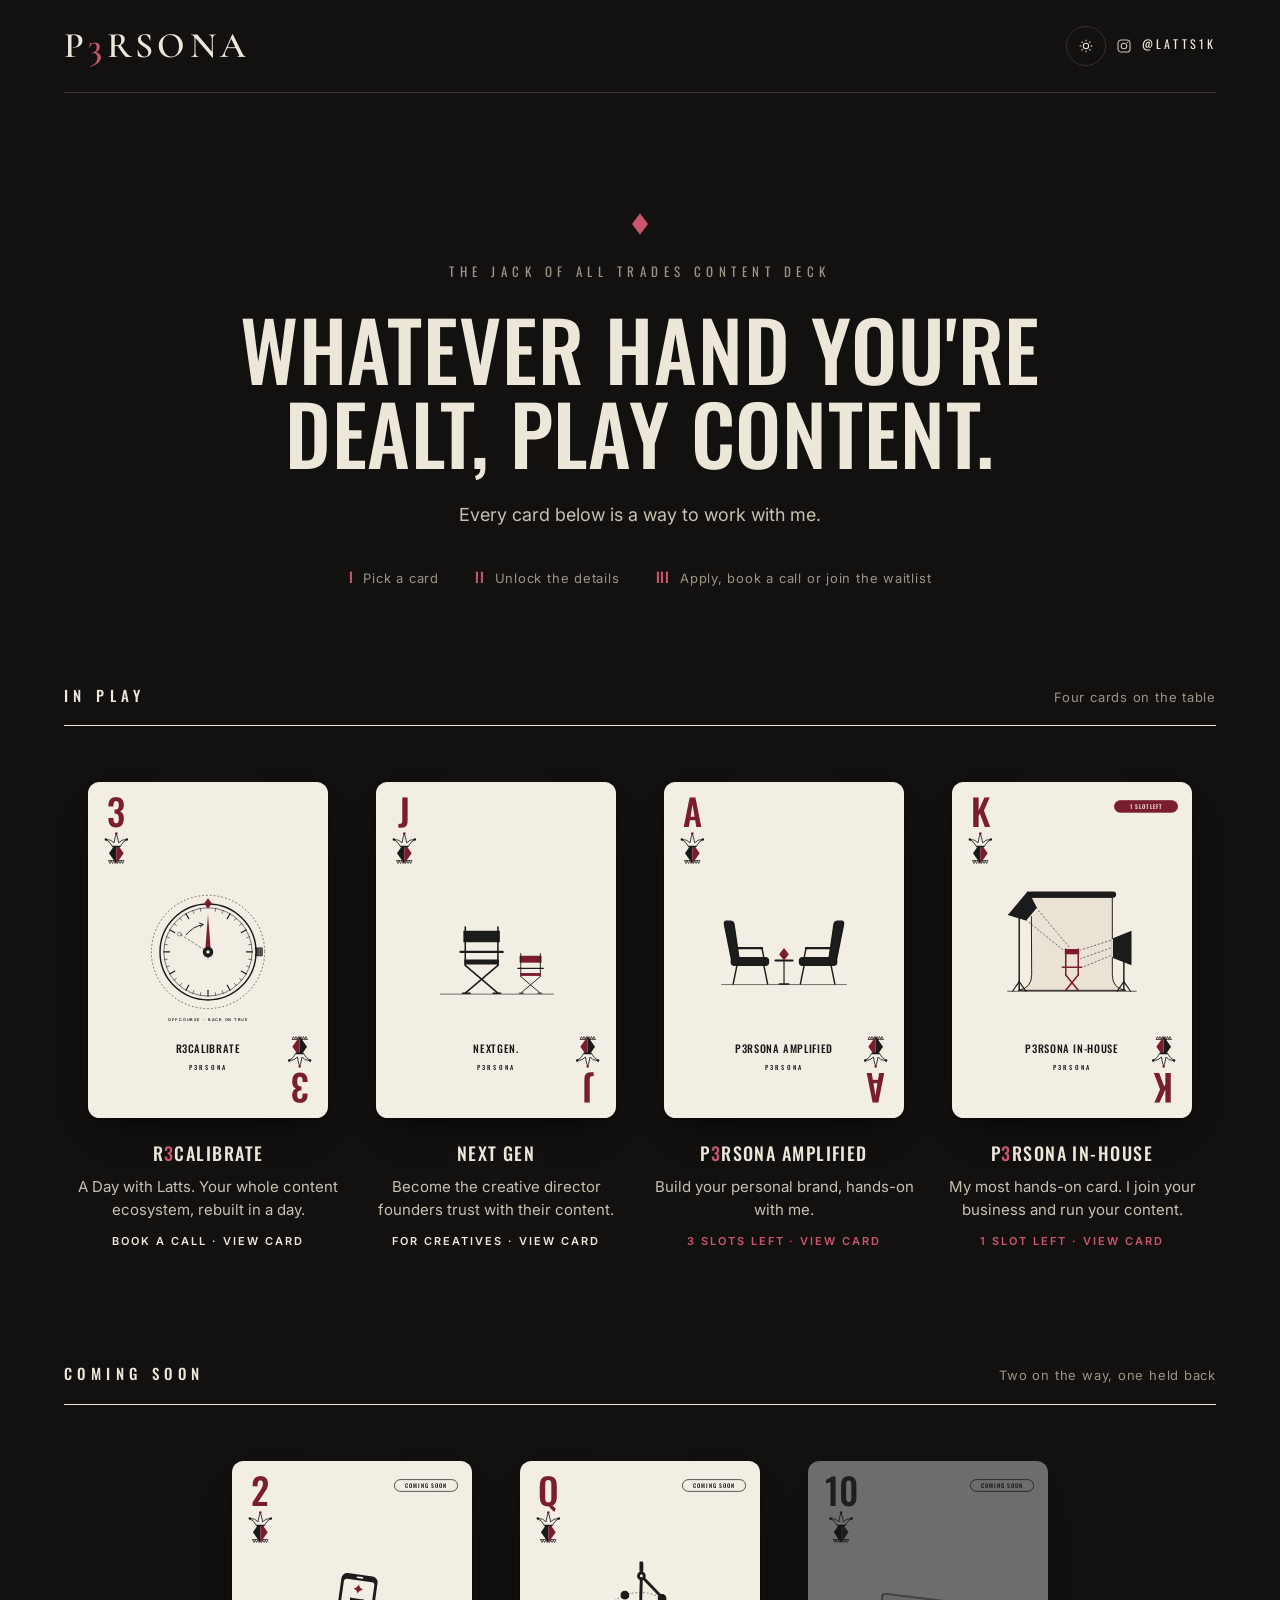
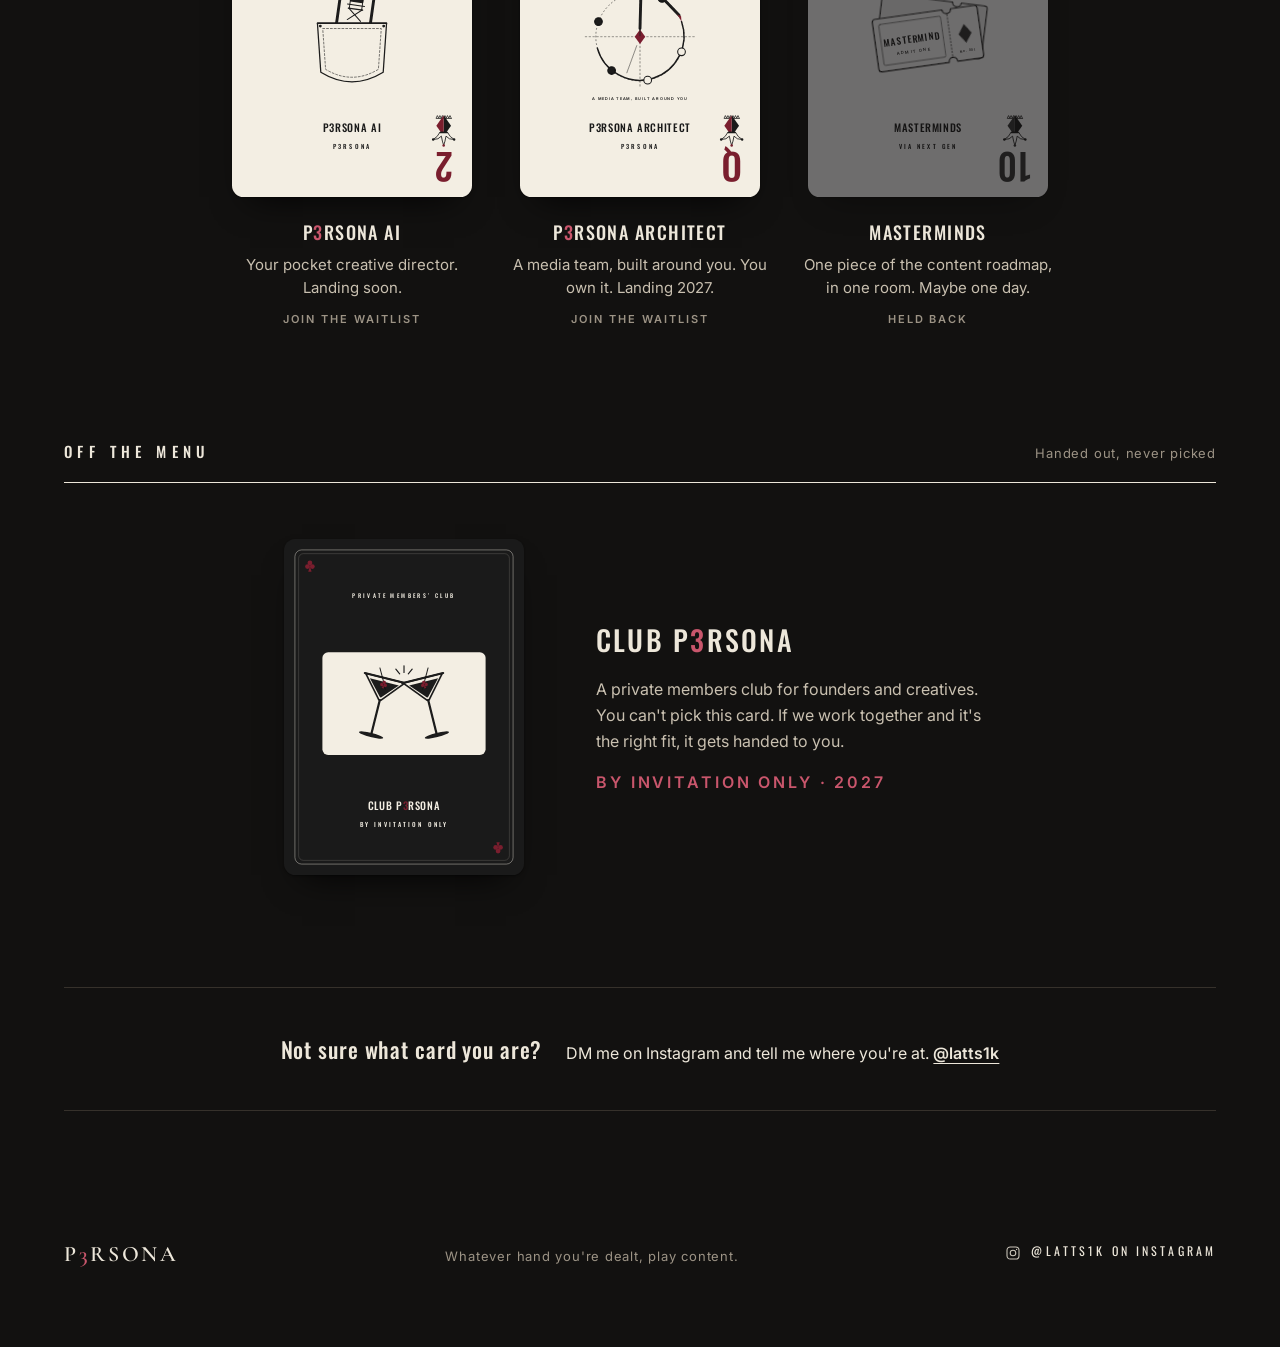
<file: index.html>
<!doctype html>
<html lang="en-GB" data-theme="dark">
<head>
<meta charset="utf-8">
<meta name="viewport" content="width=device-width, initial-scale=1, viewport-fit=cover">
<title>P3RSONA · Whatever hand you&#x27;re dealt, play content.</title>
<meta name="description" content="The Jack of All Trades Content Deck. Seven ways to work with Lateef, a one-of-one operator in content: pick a card.">
<meta property="og:title" content="P3RSONA · Whatever hand you&#x27;re dealt, play content.">
<meta property="og:description" content="The Jack of All Trades Content Deck. Seven ways to work with Lateef, a one-of-one operator in content: pick a card.">
<meta property="og:type" content="website">
<meta property="og:image" content="https://p3rsona.co/assets/og.png?v=joker">
<meta property="og:image:width" content="1200">
<meta property="og:image:height" content="630">
<meta property="og:image:alt" content="The Joker card from the P3RSONA deck: play content.">
<meta name="twitter:image" content="https://p3rsona.co/assets/og.png?v=joker">
<meta name="twitter:card" content="summary_large_image">
<meta name="theme-color" content="#121110" id="tc">
<link rel="icon" href="/assets/favicon.svg" type="image/svg+xml">
<link rel="preconnect" href="https://fonts.googleapis.com">
<link rel="preconnect" href="https://fonts.gstatic.com" crossorigin>
<link rel="stylesheet" href="https://fonts.googleapis.com/css2?family=Cormorant+Garamond:wght@600&family=Oswald:wght@400;500&family=Inter:wght@400;500;600&display=swap">
<link rel="stylesheet" href="/assets/styles.css">
<script>try{if(!matchMedia('(prefers-reduced-motion: reduce)').matches)document.documentElement.classList.add('anim')}catch(e){}try{if(localStorage.getItem('p3_theme')==='light'){delete document.documentElement.dataset.theme;document.getElementById('tc').content='#EDE7DA'}}catch(e){}</script>
</head>
<body>
<header class="wrap bar intro"><a class="wordmark" href="/" aria-label="P3RSONA home">P<span class="b3">3</span>RSONA</a><div class="tools"><button class="theme" type="button" aria-label="Switch to dark mode" data-theme-toggle><svg class="moon" width="16" height="16" viewBox="0 0 24 24" fill="none" stroke="currentColor" stroke-width="1.6" aria-hidden="true"><path d="M20 14.5A8 8 0 1 1 9.5 4a6.5 6.5 0 0 0 10.5 10.5z"/></svg><svg class="sun" width="16" height="16" viewBox="0 0 24 24" fill="none" stroke="currentColor" stroke-width="1.6" aria-hidden="true"><circle cx="12" cy="12" r="4"/><path d="M12 2.5v2.5M12 19v2.5M2.5 12H5M19 12h2.5M5.3 5.3l1.8 1.8M16.9 16.9l1.8 1.8M5.3 18.7l1.8-1.8M16.9 7.1l1.8-1.8"/></svg></button><a class="ig" href="https://instagram.com/latts1k" rel="noopener" aria-label="@latts1k"><svg width="16" height="16" viewBox="0 0 24 24" fill="none" stroke="currentColor" stroke-width="1.6" aria-hidden="true"><rect x="3" y="3" width="18" height="18" rx="5"/><circle cx="12" cy="12" r="4.2"/><circle cx="17.4" cy="6.6" r="1" fill="currentColor" stroke="none"/></svg><span>@latts1k</span></a></div></header>
<main>
<section class="hero">
<svg class="fade diamond" style="--d:900ms" width="16" height="22" viewBox="0 0 14 19" aria-hidden="true"><polygon points="7,0 14,9.5 7,19 0,9.5" fill="currentColor"></polygon></svg>
<p class="eyebrow fade" style="--d:1100ms">The Jack of All Trades Content Deck</p>
<h1 class="anchor"><span class="w" style="--i:0">Whatever</span> <span class="w" style="--i:1">hand</span> <span class="w" style="--i:2">you&#x27;re</span> <span class="w" style="--i:3">dealt,</span> <span class="w" style="--i:4">play</span> <span class="w" style="--i:5">content.</span></h1>
<p class="lede fade" style="--d:2300ms">Every card below is a way to work with me.</p>
<ol class="steps fade" style="--d:2600ms"><li><b>I</b>Pick a card</li><li><b>II</b>Unlock the details</li><li><b>III</b>Apply, book a call or join the waitlist</li></ol>
</section>
<section class="wrap section" aria-labelledby="inplay">
<div class="sechead"><h2 class="label" id="inplay">In play</h2><p>Four cards on the table</p></div>
<div class="deck"><a class="item place" href="/card/r3calibrate">
<div class="card"><img src="/assets/cards/3-r3calibrate.svg" width="240" height="336" alt="R3CALIBRATE playing card, the three"></div>
<div class="meta"><div class="name">R<span class="b3">3</span>CALIBRATE</div><div class="one">A Day with Latts. Your whole content ecosystem, rebuilt in a day.</div><div class="small more">Book a call · View card</div></div>
</a><a class="item place" href="/card/next-gen">
<div class="card"><img src="/assets/cards/j-next-gen.svg" width="240" height="336" alt="Next Gen playing card, the jack"></div>
<div class="meta"><div class="name">Next Gen</div><div class="one">Become the creative director founders trust with their content.</div><div class="small more">For creatives · View card</div></div>
</a><a class="item place" href="/card/amplified">
<div class="card"><img src="/assets/cards/a-p3rsona-amplified.svg" width="240" height="336" alt="P3RSONA Amplified playing card, the ace"></div>
<div class="meta"><div class="name">P<span class="b3">3</span>RSONA Amplified</div><div class="one">Build your personal brand, hands-on with me.</div><div class="small more hot">3 slots left · View card</div></div>
</a><a class="item place" href="/card/in-house">
<div class="card"><img src="/assets/cards/k-p3rsona-in-house.svg" width="240" height="336" alt="P3RSONA In-House playing card, the king"></div>
<div class="meta"><div class="name">P<span class="b3">3</span>RSONA In-House</div><div class="one">My most hands-on card. I join your business and run your content.</div><div class="small more hot">1 slot left · View card</div></div>
</a></div>
</section>
<section class="wrap section" aria-labelledby="soon">
<div class="sechead"><h2 class="label" id="soon">Coming soon</h2><p>Two on the way, one held back</p></div>
<div class="deck"><a class="item place" href="/card/ai">
<div class="card"><img src="/assets/cards/2-p3rsona-ai.svg" width="240" height="336" alt="P3RSONA AI playing card, the two"></div>
<div class="meta"><div class="name">P<span class="b3">3</span>RSONA AI</div><div class="one">Your pocket creative director. Landing soon.</div><div class="small more soft">Join the waitlist</div></div>
</a><a class="item place" href="/card/architect">
<div class="card"><img src="/assets/cards/q-p3rsona-architect.svg" width="240" height="336" alt="P3RSONA Architect playing card, the queen"></div>
<div class="meta"><div class="name">P<span class="b3">3</span>RSONA Architect</div><div class="one">A media team, built around you. You own it. Landing 2027.</div><div class="small more soft">Join the waitlist</div></div>
</a><div class="item place held" aria-label="Masterminds, held back for now">
<div class="card"><img src="/assets/cards/10-masterminds.svg" width="240" height="336" alt="Masterminds playing card, the ten"></div>
<div class="meta"><div class="name">Masterminds</div><div class="one">One piece of the content roadmap, in one room. Maybe one day.</div><div class="small more soft">Held back</div></div>
</div></div>
</section>
<section class="wrap section" aria-labelledby="club">
<div class="sechead"><h2 class="label" id="club">Off the menu</h2><p>Handed out, never picked</p></div>
<div class="club place">
<div class="card"><img src="/assets/cards/club-p3rsona-invite.svg" width="240" height="336" alt="Club P3RSONA invitation card, private members club, by invitation only"></div>
<div class="text"><h3>CLUB P<span class="b3">3</span>RSONA</h3>
<p>A private members club for founders and creatives. You can't pick this card. If we work together and it's the right fit, it gets handed to you.</p>
<p class="small" style="color:var(--accent)">By invitation only · 2027</p></div>
</div>
</section>
<section class="wrap section">
<div class="unsure"><p class="q">Not sure what card you are?</p><p>DM me on Instagram and tell me where you're at. <a href="https://instagram.com/latts1k" rel="noopener">@latts1k</a></p></div>
</section>
</main>
<footer class="wrap foot">
<a class="mark" href="/" aria-label="P3RSONA home">P<span class="b3">3</span>RSONA</a>
<span>Whatever hand you&#x27;re dealt, play content.</span>
<a class="ig" href="https://instagram.com/latts1k" rel="noopener" aria-label="@latts1k on Instagram"><svg width="16" height="16" viewBox="0 0 24 24" fill="none" stroke="currentColor" stroke-width="1.6" aria-hidden="true"><rect x="3" y="3" width="18" height="18" rx="5"/><circle cx="12" cy="12" r="4.2"/><circle cx="17.4" cy="6.6" r="1" fill="currentColor" stroke="none"/></svg><span>@latts1k on Instagram</span></a>
</footer>
<script src="/assets/forms.js"></script>
<script src="/assets/app.js"></script>
</body>
</html>
</file>
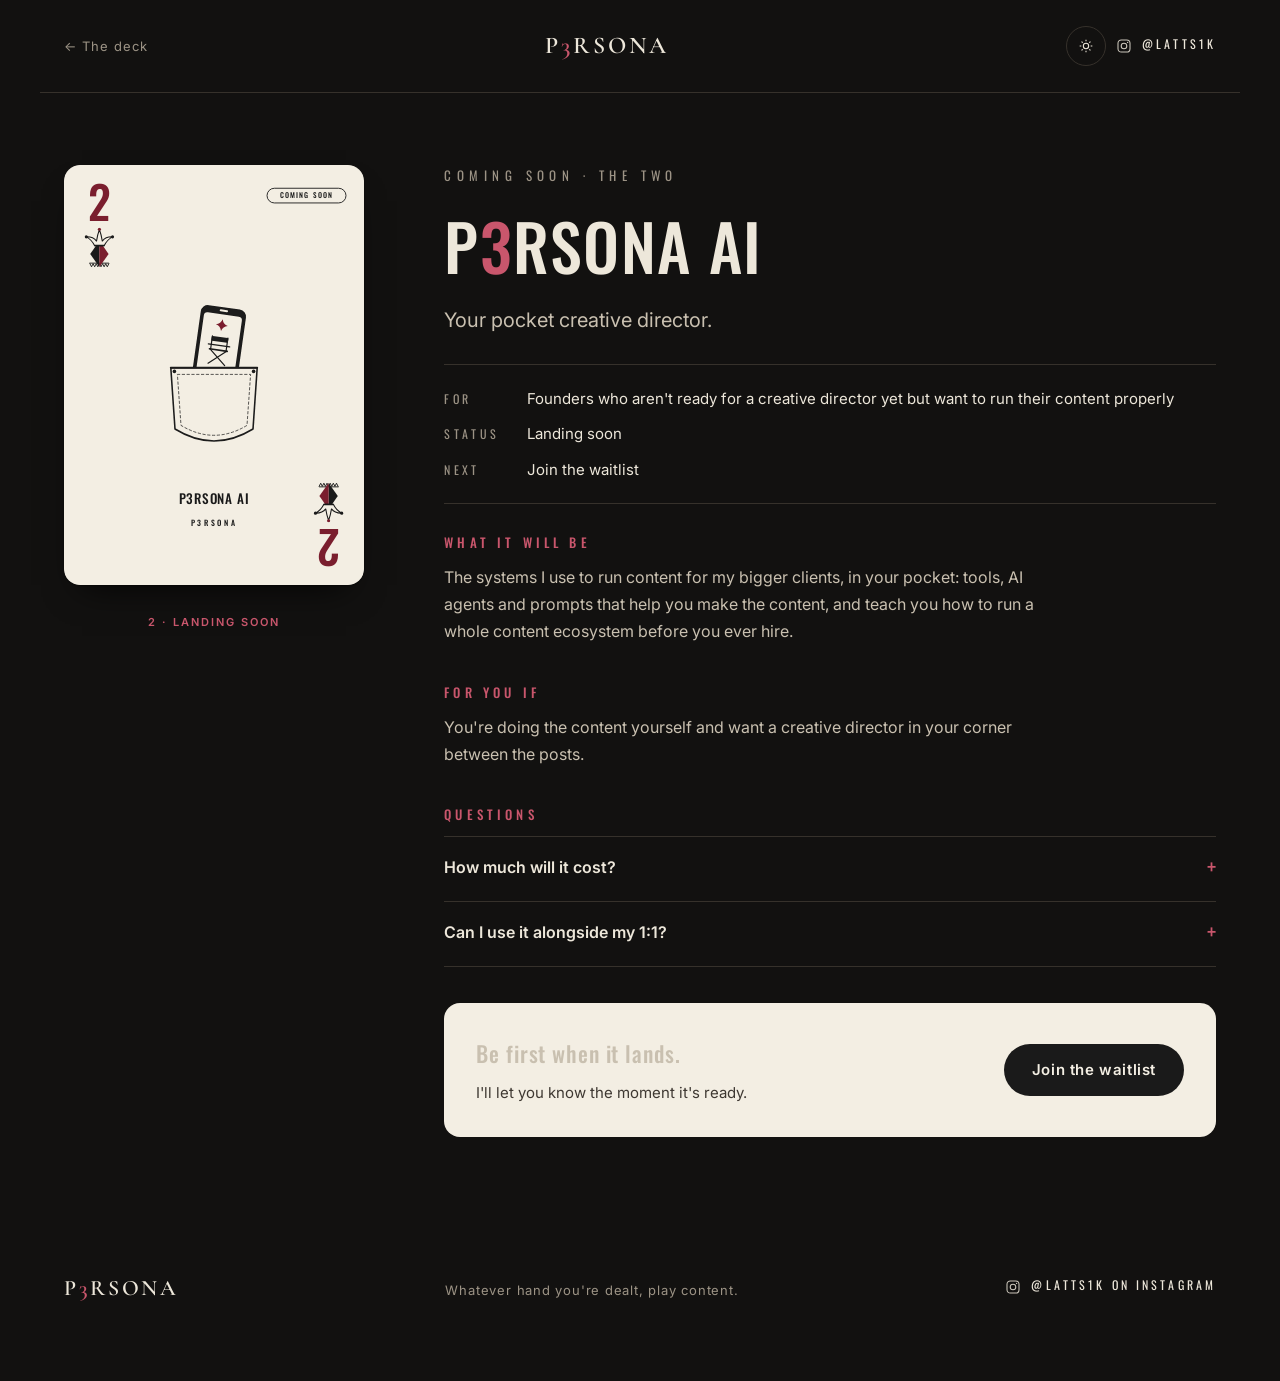
<file: card/ai/index.html>
<!doctype html>
<html lang="en-GB" data-theme="dark">
<head>
<meta charset="utf-8">
<meta name="viewport" content="width=device-width, initial-scale=1, viewport-fit=cover">
<title>P3RSONA AI · P3RSONA</title>
<meta name="description" content="Your pocket creative director. Landing soon.">
<meta property="og:title" content="P3RSONA AI · P3RSONA">
<meta property="og:description" content="Your pocket creative director. Landing soon.">
<meta property="og:type" content="website">
<meta property="og:image" content="https://p3rsona.co/assets/og.png?v=joker">
<meta property="og:image:width" content="1200">
<meta property="og:image:height" content="630">
<meta property="og:image:alt" content="The Joker card from the P3RSONA deck: play content.">
<meta name="twitter:image" content="https://p3rsona.co/assets/og.png?v=joker">
<meta name="twitter:card" content="summary_large_image">
<meta name="theme-color" content="#121110" id="tc">
<link rel="icon" href="/assets/favicon.svg" type="image/svg+xml">
<link rel="preconnect" href="https://fonts.googleapis.com">
<link rel="preconnect" href="https://fonts.gstatic.com" crossorigin>
<link rel="stylesheet" href="https://fonts.googleapis.com/css2?family=Cormorant+Garamond:wght@600&family=Oswald:wght@400;500&family=Inter:wght@400;500;600&display=swap">
<link rel="stylesheet" href="/assets/styles.css">
<script>try{if(!matchMedia('(prefers-reduced-motion: reduce)').matches)document.documentElement.classList.add('anim')}catch(e){}try{if(localStorage.getItem('p3_theme')==='light'){delete document.documentElement.dataset.theme;document.getElementById('tc').content='#EDE7DA'}}catch(e){}</script>
</head>
<body>
<header class="wrap bar"><a href="/">← The deck</a><a class="mark" href="/" aria-label="P3RSONA home">P<span class="b3">3</span>RSONA</a><div class="tools"><button class="theme" type="button" aria-label="Switch to dark mode" data-theme-toggle><svg class="moon" width="16" height="16" viewBox="0 0 24 24" fill="none" stroke="currentColor" stroke-width="1.6" aria-hidden="true"><path d="M20 14.5A8 8 0 1 1 9.5 4a6.5 6.5 0 0 0 10.5 10.5z"/></svg><svg class="sun" width="16" height="16" viewBox="0 0 24 24" fill="none" stroke="currentColor" stroke-width="1.6" aria-hidden="true"><circle cx="12" cy="12" r="4"/><path d="M12 2.5v2.5M12 19v2.5M2.5 12H5M19 12h2.5M5.3 5.3l1.8 1.8M16.9 16.9l1.8 1.8M5.3 18.7l1.8-1.8M16.9 7.1l1.8-1.8"/></svg></button><a class="ig" href="https://instagram.com/latts1k" rel="noopener" aria-label="@latts1k"><svg width="16" height="16" viewBox="0 0 24 24" fill="none" stroke="currentColor" stroke-width="1.6" aria-hidden="true"><rect x="3" y="3" width="18" height="18" rx="5"/><circle cx="12" cy="12" r="4.2"/><circle cx="17.4" cy="6.6" r="1" fill="currentColor" stroke="none"/></svg><span>@latts1k</span></a></div></header>
<main class="wrap page">
<div class="art rise"><div class="card"><img src="/assets/cards/2-p3rsona-ai.svg" width="340" height="476" alt="P3RSONA AI playing card, the two"></div><p class="small">2 · LANDING SOON</p></div>
<div class="content rise d1">
<p class="eyebrow">Coming soon · The Two</p>
<h1>P<span class="b3">3</span>RSONA AI</h1>
<p class="one">Your pocket creative director.</p>
<dl class="facts"><dt>FOR</dt><dd>Founders who aren&#x27;t ready for a creative director yet but want to run their content properly</dd><dt>STATUS</dt><dd>Landing soon</dd><dt>NEXT</dt><dd>Join the waitlist</dd></dl>
<section class="details"><div><h2>What it will be</h2><p>The systems I use to run content for my bigger clients, in your pocket: tools, AI agents and prompts that help you make the content, and teach you how to run a whole content ecosystem before you ever hire.</p></div><div><h2>For you if</h2><p>You&#x27;re doing the content yourself and want a creative director in your corner between the posts.</p></div>
<div><h2>Questions</h2><div class="faq"><details><summary>How much will it cost?</summary><p>Pricing announced at launch. Join the waitlist to hear first.</p></details><details><summary>Can I use it alongside my 1:1?</summary><p>Yes. The two are built to work together.</p></details></div></div>
<div class="cta"><div><p class="line">Be first when it lands.</p><p class="sub">I&#x27;ll let you know the moment it&#x27;s ready.</p></div>
<a class="btn light" href="https://instagram.com/latts1k" rel="noopener" data-action="waitlist" data-card="ai">Join the waitlist</a></div></section>
</div>
</main>
<footer class="wrap foot">
<a class="mark" href="/" aria-label="P3RSONA home">P<span class="b3">3</span>RSONA</a>
<span>Whatever hand you&#x27;re dealt, play content.</span>
<a class="ig" href="https://instagram.com/latts1k" rel="noopener" aria-label="@latts1k on Instagram"><svg width="16" height="16" viewBox="0 0 24 24" fill="none" stroke="currentColor" stroke-width="1.6" aria-hidden="true"><rect x="3" y="3" width="18" height="18" rx="5"/><circle cx="12" cy="12" r="4.2"/><circle cx="17.4" cy="6.6" r="1" fill="currentColor" stroke="none"/></svg><span>@latts1k on Instagram</span></a>
</footer>
<script src="/assets/forms.js"></script>
<script src="/assets/app.js"></script>
</body>
</html>
</file>
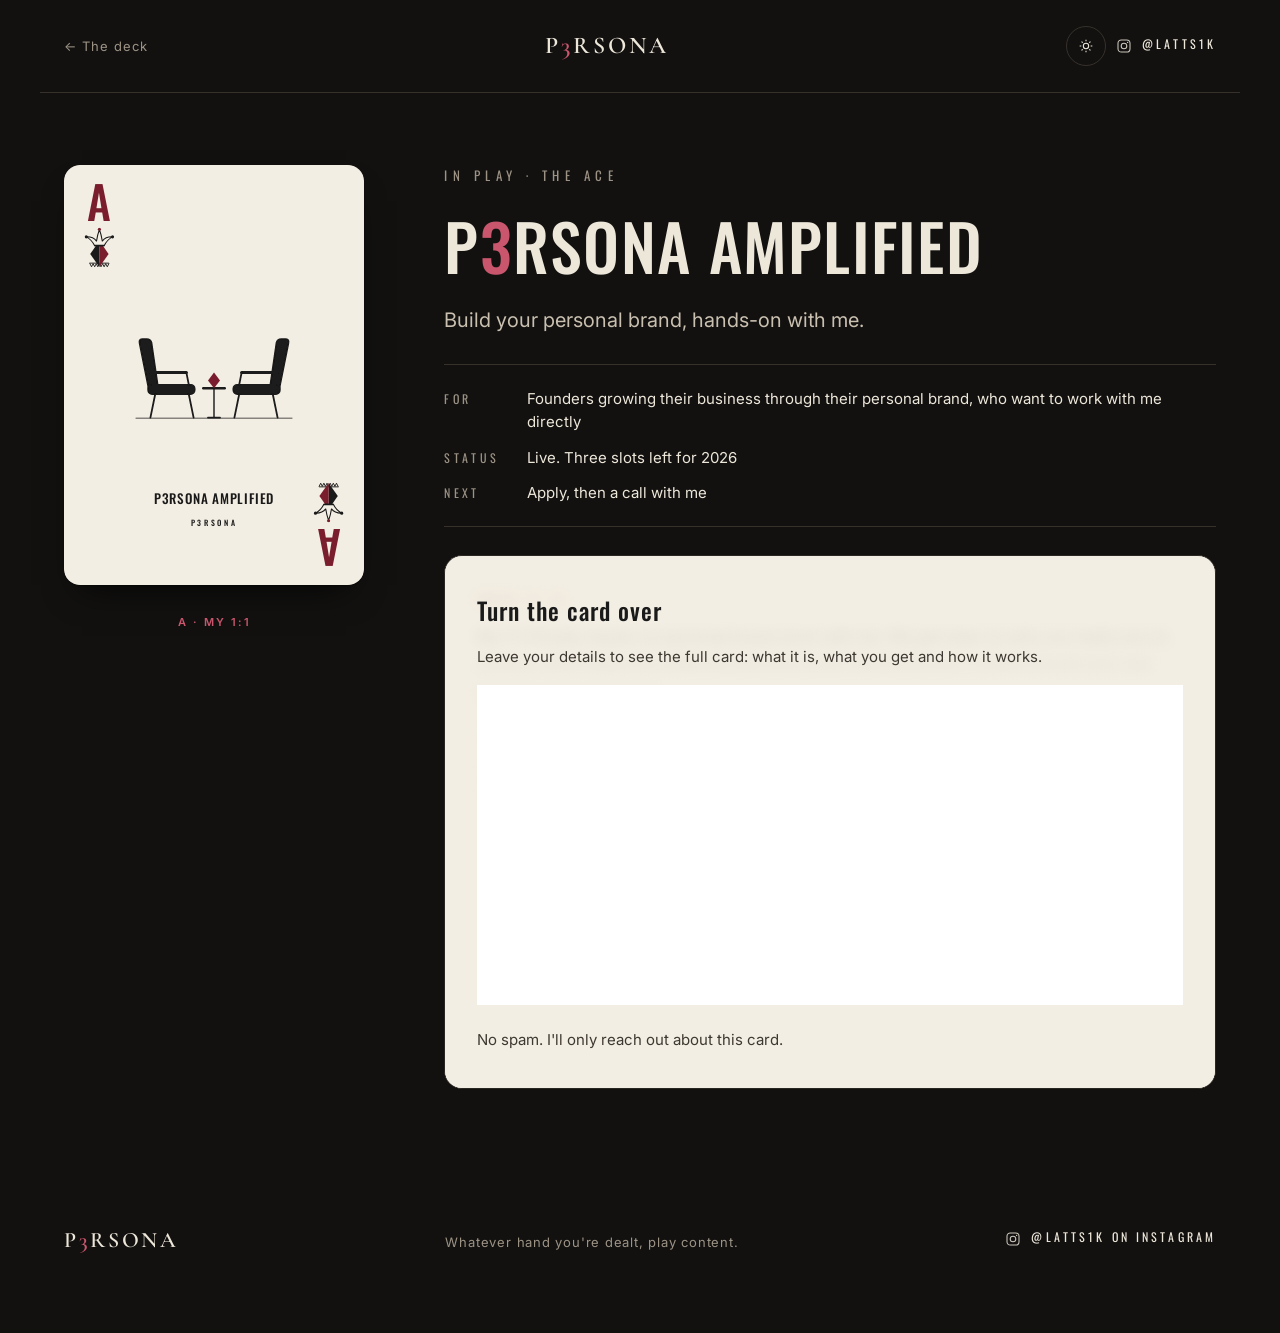
<file: card/amplified/index.html>
<!doctype html>
<html lang="en-GB" data-theme="dark">
<head>
<meta charset="utf-8">
<meta name="viewport" content="width=device-width, initial-scale=1, viewport-fit=cover">
<title>P3RSONA Amplified · P3RSONA</title>
<meta name="description" content="Build your personal brand, hands-on with me. Live. Three slots left for 2026.">
<meta property="og:title" content="P3RSONA Amplified · P3RSONA">
<meta property="og:description" content="Build your personal brand, hands-on with me. Live. Three slots left for 2026.">
<meta property="og:type" content="website">
<meta property="og:image" content="https://p3rsona.co/assets/og.png?v=joker">
<meta property="og:image:width" content="1200">
<meta property="og:image:height" content="630">
<meta property="og:image:alt" content="The Joker card from the P3RSONA deck: play content.">
<meta name="twitter:image" content="https://p3rsona.co/assets/og.png?v=joker">
<meta name="twitter:card" content="summary_large_image">
<meta name="theme-color" content="#121110" id="tc">
<link rel="icon" href="/assets/favicon.svg" type="image/svg+xml">
<link rel="preconnect" href="https://fonts.googleapis.com">
<link rel="preconnect" href="https://fonts.gstatic.com" crossorigin>
<link rel="stylesheet" href="https://fonts.googleapis.com/css2?family=Cormorant+Garamond:wght@600&family=Oswald:wght@400;500&family=Inter:wght@400;500;600&display=swap">
<link rel="stylesheet" href="/assets/styles.css">
<script>try{if(!matchMedia('(prefers-reduced-motion: reduce)').matches)document.documentElement.classList.add('anim')}catch(e){}try{if(localStorage.getItem('p3_theme')==='light'){delete document.documentElement.dataset.theme;document.getElementById('tc').content='#EDE7DA'}}catch(e){}</script>
</head>
<body>
<header class="wrap bar"><a href="/">← The deck</a><a class="mark" href="/" aria-label="P3RSONA home">P<span class="b3">3</span>RSONA</a><div class="tools"><button class="theme" type="button" aria-label="Switch to dark mode" data-theme-toggle><svg class="moon" width="16" height="16" viewBox="0 0 24 24" fill="none" stroke="currentColor" stroke-width="1.6" aria-hidden="true"><path d="M20 14.5A8 8 0 1 1 9.5 4a6.5 6.5 0 0 0 10.5 10.5z"/></svg><svg class="sun" width="16" height="16" viewBox="0 0 24 24" fill="none" stroke="currentColor" stroke-width="1.6" aria-hidden="true"><circle cx="12" cy="12" r="4"/><path d="M12 2.5v2.5M12 19v2.5M2.5 12H5M19 12h2.5M5.3 5.3l1.8 1.8M16.9 16.9l1.8 1.8M5.3 18.7l1.8-1.8M16.9 7.1l1.8-1.8"/></svg></button><a class="ig" href="https://instagram.com/latts1k" rel="noopener" aria-label="@latts1k"><svg width="16" height="16" viewBox="0 0 24 24" fill="none" stroke="currentColor" stroke-width="1.6" aria-hidden="true"><rect x="3" y="3" width="18" height="18" rx="5"/><circle cx="12" cy="12" r="4.2"/><circle cx="17.4" cy="6.6" r="1" fill="currentColor" stroke="none"/></svg><span>@latts1k</span></a></div></header>
<main class="wrap page">
<div class="art rise"><div class="card"><img src="/assets/cards/a-p3rsona-amplified.svg" width="340" height="476" alt="P3RSONA Amplified playing card, the ace"></div><p class="small">A · MY 1:1</p></div>
<div class="content rise d1">
<p class="eyebrow">In play · The Ace</p>
<h1>P<span class="b3">3</span>RSONA Amplified</h1>
<p class="one">Build your personal brand, hands-on with me.</p>
<dl class="facts"><dt>FOR</dt><dd>Founders growing their business through their personal brand, who want to work with me directly</dd><dt>STATUS</dt><dd>Live. Three slots left for 2026</dd><dt>NEXT</dt><dd>Apply, then a call with me</dd></dl>
<section class="wall" data-wall="amplified" aria-labelledby="wall-h">
<div class="ghost" aria-hidden="true"><p class="h">WHAT IT IS</p><p>My 1:1. Private, hands-on personal brand work with me. We get clear on who you really are on camera, what makes you different and your proof, then build your content around your real persona, not a character.</p><p class="h">WHAT YOU GET</p><p>Your positioning and personal brand strategy. A content plan built around you. Hands-on feedback on what you&#x27;re making. Direct access to me while we work together.</p></div>
<div class="front">
<h2 id="wall-h">Turn the card over</h2>
<p>Leave your details to see the full card: what it is, what you get and how it works.</p>
<div class="tally-slot"></div>
<form novalidate>
<div class="fields">
<div class="field"><label for="f-name">Name</label><input id="f-name" name="name" type="text" autocomplete="name" required></div>
<div class="field"><label for="f-email">Email</label><input id="f-email" name="email" type="email" autocomplete="email" required></div>
<div class="field"><label for="f-ig">Instagram</label><input id="f-ig" name="instagram" type="text" placeholder="@"></div>
</div>
<p class="err" role="alert"></p>
<button class="btn dark" type="submit" style="align-self:flex-start">Unlock the card</button>
</form>
<p class="note">No spam. I'll only reach out about this card.</p>
</div>
</section>
<section class="details" data-details hidden><div><h2>What it is</h2><p>My 1:1. Private, hands-on personal brand work with me. We get clear on who you really are on camera, what makes you different and your proof, then build your content around your real persona, not a character.</p></div><div><h2>What you get</h2><ul><li>Your positioning and personal brand strategy</li><li>A content plan built around you</li><li>Hands-on feedback on what you&#x27;re making</li><li>Direct access to me while we work together</li></ul></div><div><h2>How it works</h2><ol><li><b>I</b>Apply below</li><li><b>II</b>We get on a call</li><li><b>III</b>If it&#x27;s a fit, I send your onboarding</li><li><b>IV</b>We start building</li></ol></div><div><h2>For you if</h2><p>You&#x27;re the face of your business, you know content is the lever, and you want to learn it properly with me before you ever hire a team.</p></div>
<div><h2>Questions</h2><div class="faq"><details><summary>How much does it cost?</summary><p>£2,500 to start (about $3,375): £2,000 for the 90 days with me, plus a £500 P<span class="b3">3</span>RSONA AI setup fee. Pay in 3 is available.</p></details><details><summary>Is this a course?</summary><p>No. It&#x27;s 1:1, just you and me, built around your business.</p></details><details><summary>Do I need a team already?</summary><p>No. This is for founders doing it themselves first. If you outgrow it, In-House and Architect are the next cards.</p></details></div></div>
<div class="cta"><div><p class="line">Let&#x27;s build your persona.</p><p class="sub">Takes a few minutes. If it&#x27;s a fit, you&#x27;ll book a call with me straight after.</p></div>
<a class="btn light" href="https://instagram.com/latts1k" rel="noopener" data-action="apply" data-card="amplified">Apply for my 1:1</a></div></section>
</div>
</main>
<footer class="wrap foot">
<a class="mark" href="/" aria-label="P3RSONA home">P<span class="b3">3</span>RSONA</a>
<span>Whatever hand you&#x27;re dealt, play content.</span>
<a class="ig" href="https://instagram.com/latts1k" rel="noopener" aria-label="@latts1k on Instagram"><svg width="16" height="16" viewBox="0 0 24 24" fill="none" stroke="currentColor" stroke-width="1.6" aria-hidden="true"><rect x="3" y="3" width="18" height="18" rx="5"/><circle cx="12" cy="12" r="4.2"/><circle cx="17.4" cy="6.6" r="1" fill="currentColor" stroke="none"/></svg><span>@latts1k on Instagram</span></a>
</footer>
<script src="/assets/forms.js"></script>
<script src="/assets/app.js"></script>
</body>
</html>
</file>
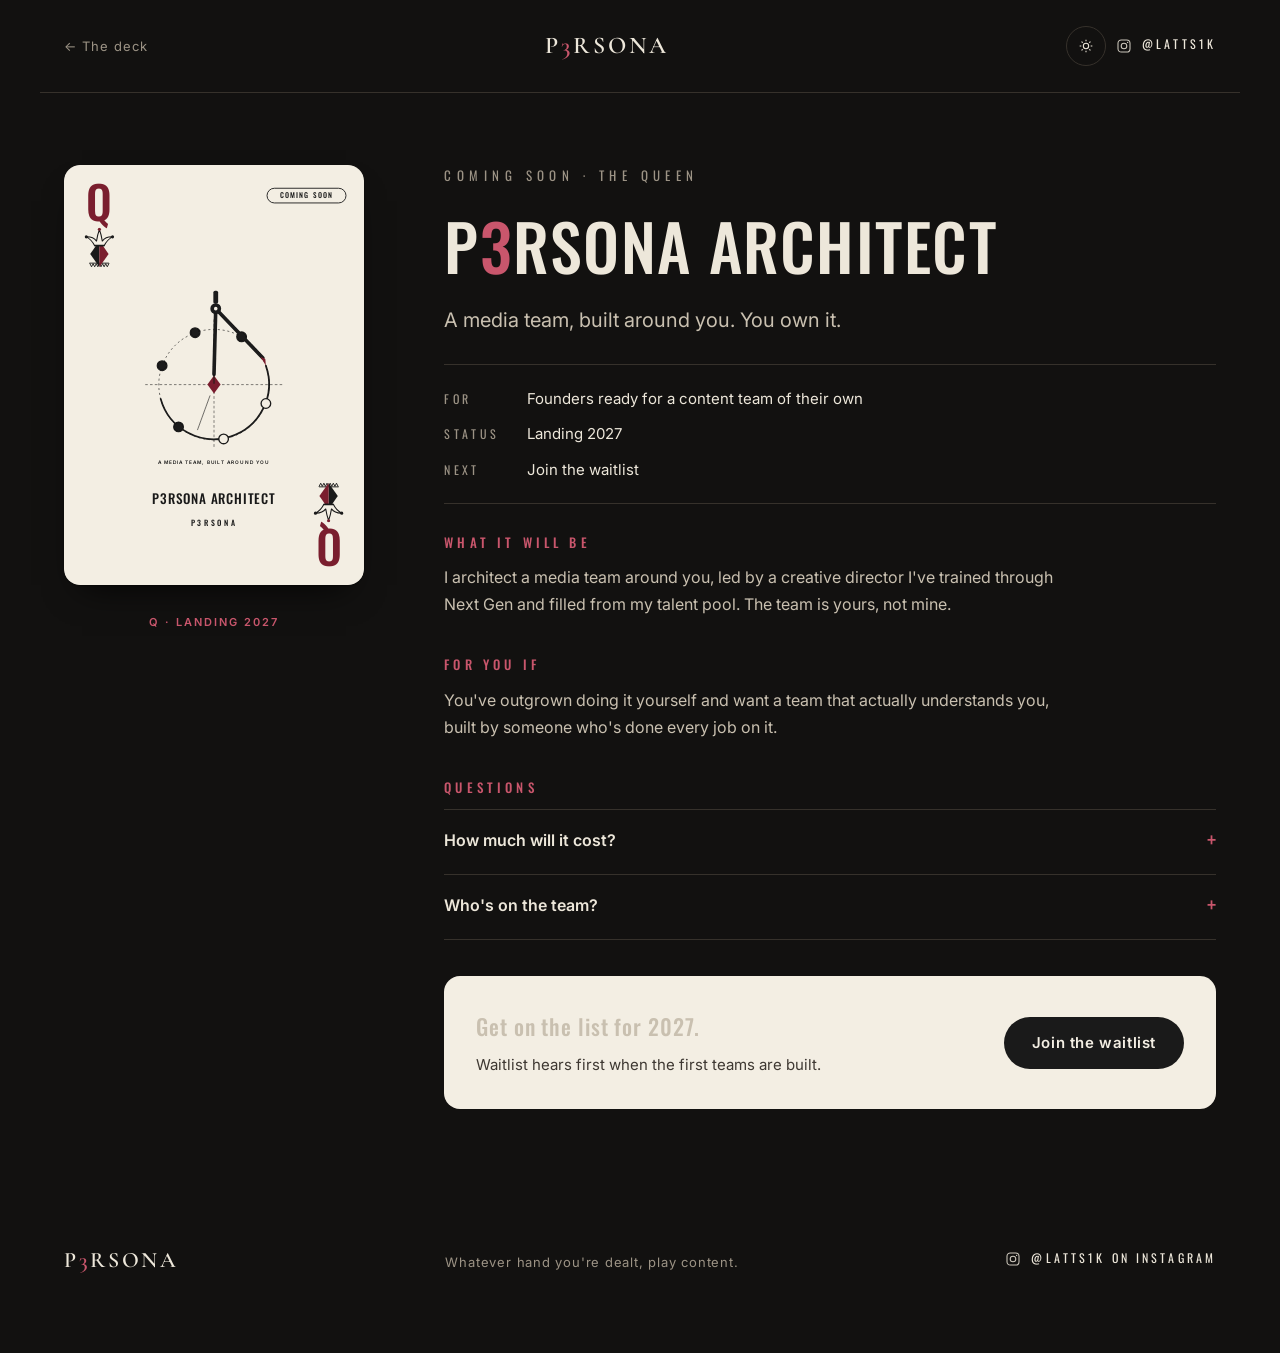
<file: card/architect/index.html>
<!doctype html>
<html lang="en-GB" data-theme="dark">
<head>
<meta charset="utf-8">
<meta name="viewport" content="width=device-width, initial-scale=1, viewport-fit=cover">
<title>P3RSONA Architect · P3RSONA</title>
<meta name="description" content="A media team, built around you. You own it. Landing 2027.">
<meta property="og:title" content="P3RSONA Architect · P3RSONA">
<meta property="og:description" content="A media team, built around you. You own it. Landing 2027.">
<meta property="og:type" content="website">
<meta property="og:image" content="https://p3rsona.co/assets/og.png?v=joker">
<meta property="og:image:width" content="1200">
<meta property="og:image:height" content="630">
<meta property="og:image:alt" content="The Joker card from the P3RSONA deck: play content.">
<meta name="twitter:image" content="https://p3rsona.co/assets/og.png?v=joker">
<meta name="twitter:card" content="summary_large_image">
<meta name="theme-color" content="#121110" id="tc">
<link rel="icon" href="/assets/favicon.svg" type="image/svg+xml">
<link rel="preconnect" href="https://fonts.googleapis.com">
<link rel="preconnect" href="https://fonts.gstatic.com" crossorigin>
<link rel="stylesheet" href="https://fonts.googleapis.com/css2?family=Cormorant+Garamond:wght@600&family=Oswald:wght@400;500&family=Inter:wght@400;500;600&display=swap">
<link rel="stylesheet" href="/assets/styles.css">
<script>try{if(!matchMedia('(prefers-reduced-motion: reduce)').matches)document.documentElement.classList.add('anim')}catch(e){}try{if(localStorage.getItem('p3_theme')==='light'){delete document.documentElement.dataset.theme;document.getElementById('tc').content='#EDE7DA'}}catch(e){}</script>
</head>
<body>
<header class="wrap bar"><a href="/">← The deck</a><a class="mark" href="/" aria-label="P3RSONA home">P<span class="b3">3</span>RSONA</a><div class="tools"><button class="theme" type="button" aria-label="Switch to dark mode" data-theme-toggle><svg class="moon" width="16" height="16" viewBox="0 0 24 24" fill="none" stroke="currentColor" stroke-width="1.6" aria-hidden="true"><path d="M20 14.5A8 8 0 1 1 9.5 4a6.5 6.5 0 0 0 10.5 10.5z"/></svg><svg class="sun" width="16" height="16" viewBox="0 0 24 24" fill="none" stroke="currentColor" stroke-width="1.6" aria-hidden="true"><circle cx="12" cy="12" r="4"/><path d="M12 2.5v2.5M12 19v2.5M2.5 12H5M19 12h2.5M5.3 5.3l1.8 1.8M16.9 16.9l1.8 1.8M5.3 18.7l1.8-1.8M16.9 7.1l1.8-1.8"/></svg></button><a class="ig" href="https://instagram.com/latts1k" rel="noopener" aria-label="@latts1k"><svg width="16" height="16" viewBox="0 0 24 24" fill="none" stroke="currentColor" stroke-width="1.6" aria-hidden="true"><rect x="3" y="3" width="18" height="18" rx="5"/><circle cx="12" cy="12" r="4.2"/><circle cx="17.4" cy="6.6" r="1" fill="currentColor" stroke="none"/></svg><span>@latts1k</span></a></div></header>
<main class="wrap page">
<div class="art rise"><div class="card"><img src="/assets/cards/q-p3rsona-architect.svg" width="340" height="476" alt="P3RSONA Architect playing card, the queen"></div><p class="small">Q · LANDING 2027</p></div>
<div class="content rise d1">
<p class="eyebrow">Coming soon · The Queen</p>
<h1>P<span class="b3">3</span>RSONA Architect</h1>
<p class="one">A media team, built around you. You own it.</p>
<dl class="facts"><dt>FOR</dt><dd>Founders ready for a content team of their own</dd><dt>STATUS</dt><dd>Landing 2027</dd><dt>NEXT</dt><dd>Join the waitlist</dd></dl>
<section class="details"><div><h2>What it will be</h2><p>I architect a media team around you, led by a creative director I&#x27;ve trained through Next Gen and filled from my talent pool. The team is yours, not mine.</p></div><div><h2>For you if</h2><p>You&#x27;ve outgrown doing it yourself and want a team that actually understands you, built by someone who&#x27;s done every job on it.</p></div>
<div><h2>Questions</h2><div class="faq"><details><summary>How much will it cost?</summary><p>Pricing announced at launch. Join the waitlist to hear first.</p></details><details><summary>Who&#x27;s on the team?</summary><p>A creative director I&#x27;ve trained, plus editors, shooters and support from my talent pool, depending on what you need.</p></details></div></div>
<div class="cta"><div><p class="line">Get on the list for 2027.</p><p class="sub">Waitlist hears first when the first teams are built.</p></div>
<a class="btn light" href="https://instagram.com/latts1k" rel="noopener" data-action="waitlist" data-card="architect">Join the waitlist</a></div></section>
</div>
</main>
<footer class="wrap foot">
<a class="mark" href="/" aria-label="P3RSONA home">P<span class="b3">3</span>RSONA</a>
<span>Whatever hand you&#x27;re dealt, play content.</span>
<a class="ig" href="https://instagram.com/latts1k" rel="noopener" aria-label="@latts1k on Instagram"><svg width="16" height="16" viewBox="0 0 24 24" fill="none" stroke="currentColor" stroke-width="1.6" aria-hidden="true"><rect x="3" y="3" width="18" height="18" rx="5"/><circle cx="12" cy="12" r="4.2"/><circle cx="17.4" cy="6.6" r="1" fill="currentColor" stroke="none"/></svg><span>@latts1k on Instagram</span></a>
</footer>
<script src="/assets/forms.js"></script>
<script src="/assets/app.js"></script>
</body>
</html>
</file>
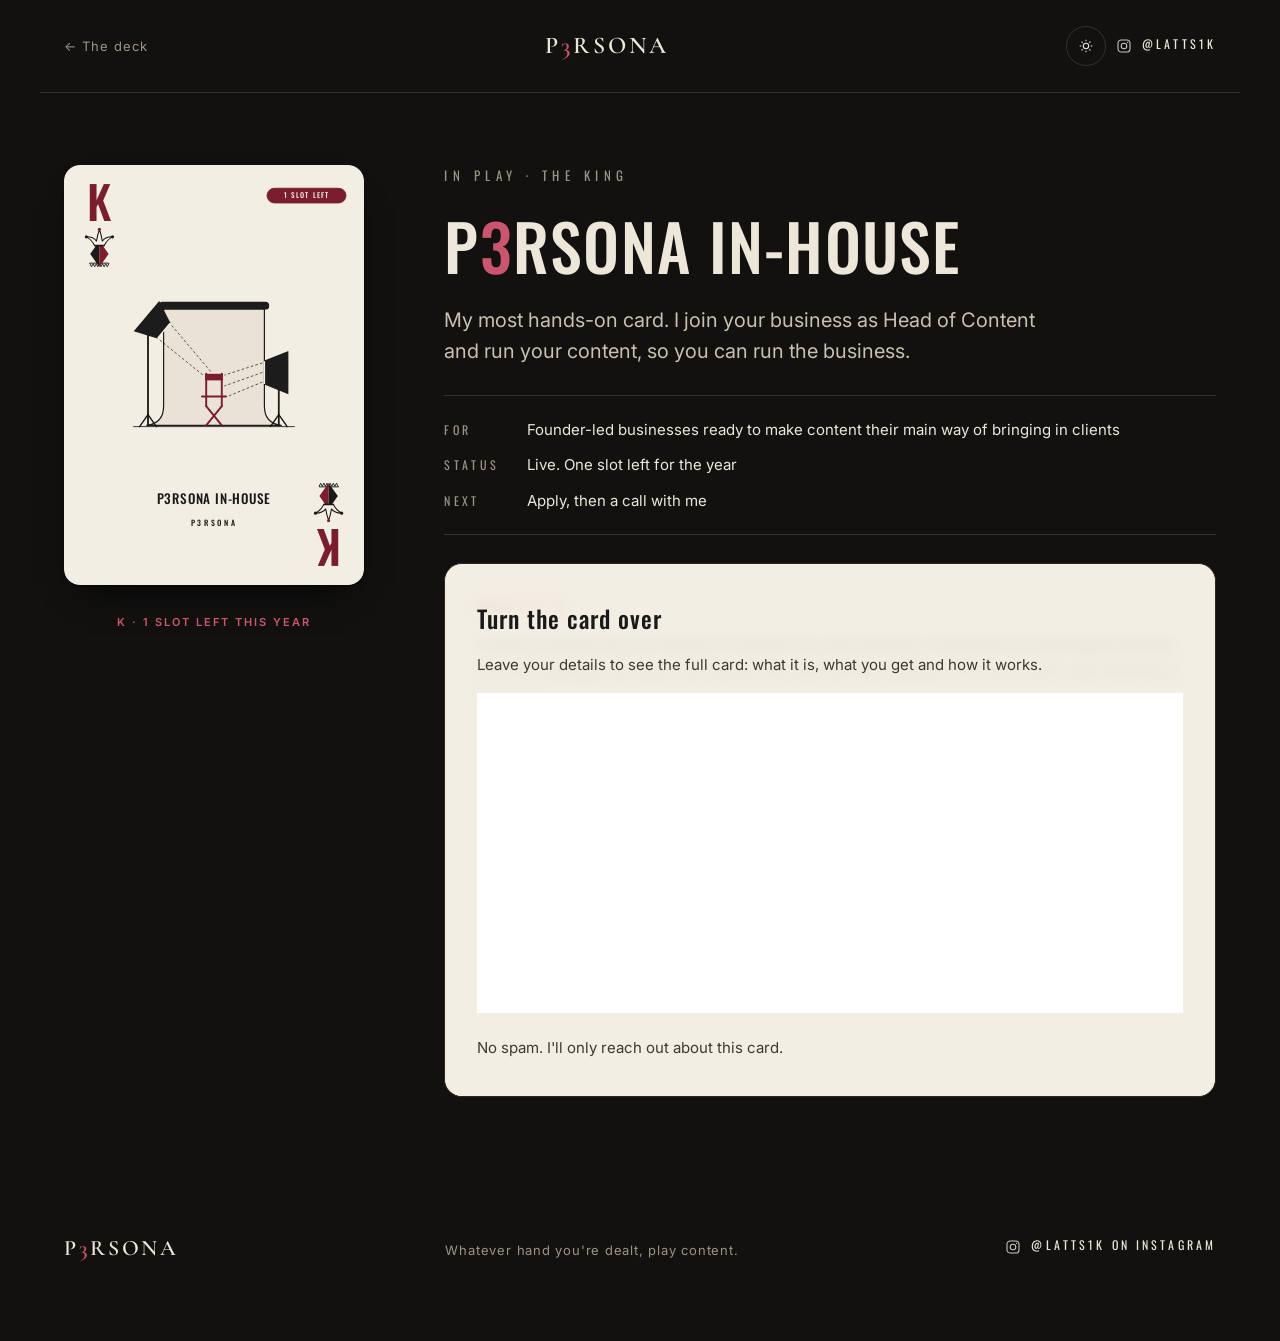
<file: card/in-house/index.html>
<!doctype html>
<html lang="en-GB" data-theme="dark">
<head>
<meta charset="utf-8">
<meta name="viewport" content="width=device-width, initial-scale=1, viewport-fit=cover">
<title>P3RSONA In-House · P3RSONA</title>
<meta name="description" content="My most hands-on card. I join your business as Head of Content and run your content, so you can run the business. Live. One slot left for the year.">
<meta property="og:title" content="P3RSONA In-House · P3RSONA">
<meta property="og:description" content="My most hands-on card. I join your business as Head of Content and run your content, so you can run the business. Live. One slot left for the year.">
<meta property="og:type" content="website">
<meta property="og:image" content="https://p3rsona.co/assets/og.png?v=joker">
<meta property="og:image:width" content="1200">
<meta property="og:image:height" content="630">
<meta property="og:image:alt" content="The Joker card from the P3RSONA deck: play content.">
<meta name="twitter:image" content="https://p3rsona.co/assets/og.png?v=joker">
<meta name="twitter:card" content="summary_large_image">
<meta name="theme-color" content="#121110" id="tc">
<link rel="icon" href="/assets/favicon.svg" type="image/svg+xml">
<link rel="preconnect" href="https://fonts.googleapis.com">
<link rel="preconnect" href="https://fonts.gstatic.com" crossorigin>
<link rel="stylesheet" href="https://fonts.googleapis.com/css2?family=Cormorant+Garamond:wght@600&family=Oswald:wght@400;500&family=Inter:wght@400;500;600&display=swap">
<link rel="stylesheet" href="/assets/styles.css">
<script>try{if(!matchMedia('(prefers-reduced-motion: reduce)').matches)document.documentElement.classList.add('anim')}catch(e){}try{if(localStorage.getItem('p3_theme')==='light'){delete document.documentElement.dataset.theme;document.getElementById('tc').content='#EDE7DA'}}catch(e){}</script>
</head>
<body>
<header class="wrap bar"><a href="/">← The deck</a><a class="mark" href="/" aria-label="P3RSONA home">P<span class="b3">3</span>RSONA</a><div class="tools"><button class="theme" type="button" aria-label="Switch to dark mode" data-theme-toggle><svg class="moon" width="16" height="16" viewBox="0 0 24 24" fill="none" stroke="currentColor" stroke-width="1.6" aria-hidden="true"><path d="M20 14.5A8 8 0 1 1 9.5 4a6.5 6.5 0 0 0 10.5 10.5z"/></svg><svg class="sun" width="16" height="16" viewBox="0 0 24 24" fill="none" stroke="currentColor" stroke-width="1.6" aria-hidden="true"><circle cx="12" cy="12" r="4"/><path d="M12 2.5v2.5M12 19v2.5M2.5 12H5M19 12h2.5M5.3 5.3l1.8 1.8M16.9 16.9l1.8 1.8M5.3 18.7l1.8-1.8M16.9 7.1l1.8-1.8"/></svg></button><a class="ig" href="https://instagram.com/latts1k" rel="noopener" aria-label="@latts1k"><svg width="16" height="16" viewBox="0 0 24 24" fill="none" stroke="currentColor" stroke-width="1.6" aria-hidden="true"><rect x="3" y="3" width="18" height="18" rx="5"/><circle cx="12" cy="12" r="4.2"/><circle cx="17.4" cy="6.6" r="1" fill="currentColor" stroke="none"/></svg><span>@latts1k</span></a></div></header>
<main class="wrap page">
<div class="art rise"><div class="card"><img src="/assets/cards/k-p3rsona-in-house.svg" width="340" height="476" alt="P3RSONA In-House playing card, the king"></div><p class="small">K · 1 SLOT LEFT THIS YEAR</p></div>
<div class="content rise d1">
<p class="eyebrow">In play · The King</p>
<h1>P<span class="b3">3</span>RSONA In-House</h1>
<p class="one">My most hands-on card. I join your business as Head of Content and run your content, so you can run the business.</p>
<dl class="facts"><dt>FOR</dt><dd>Founder-led businesses ready to make content their main way of bringing in clients</dd><dt>STATUS</dt><dd>Live. One slot left for the year</dd><dt>NEXT</dt><dd>Apply, then a call with me</dd></dl>
<section class="wall" data-wall="in-house" aria-labelledby="wall-h">
<div class="ghost" aria-hidden="true"><p class="h">WHAT IT IS</p><p>I come on board as your Head of Content. You stay the face, I build and run the engine around you: the strategy, the team, the shoots, the edit and the numbers. It&#x27;s how I work with ABG Boys right now.</p><p class="h">WHAT YOU GET</p><p>Full research and positioning: your market, your buyers, your story. A content system built around you, with a clear plan for every week. Me directing and shooting, plus editors and support from my talent pool. Review and approval flow, so nothing goes out that isn&#x27;t you. Ads layered on once the content is working.</p></div>
<div class="front">
<h2 id="wall-h">Turn the card over</h2>
<p>Leave your details to see the full card: what it is, what you get and how it works.</p>
<div class="tally-slot"></div>
<form novalidate>
<div class="fields">
<div class="field"><label for="f-name">Name</label><input id="f-name" name="name" type="text" autocomplete="name" required></div>
<div class="field"><label for="f-email">Email</label><input id="f-email" name="email" type="email" autocomplete="email" required></div>
<div class="field"><label for="f-ig">Instagram</label><input id="f-ig" name="instagram" type="text" placeholder="@"></div>
</div>
<p class="err" role="alert"></p>
<button class="btn dark" type="submit" style="align-self:flex-start">Unlock the card</button>
</form>
<p class="note">No spam. I'll only reach out about this card.</p>
</div>
</section>
<section class="details" data-details hidden><div><h2>What it is</h2><p>I come on board as your Head of Content. You stay the face, I build and run the engine around you: the strategy, the team, the shoots, the edit and the numbers. It&#x27;s how I work with ABG Boys right now.</p></div><div><h2>What you get</h2><ul><li>Full research and positioning: your market, your buyers, your story</li><li>A content system built around you, with a clear plan for every week</li><li>Me directing and shooting, plus editors and support from my talent pool</li><li>Review and approval flow, so nothing goes out that isn&#x27;t you</li><li>Ads layered on once the content is working</li></ul></div><div><h2>How it works</h2><ol><li><b>I</b>Apply below</li><li><b>II</b>We get on a call</li><li><b>III</b>If it&#x27;s a fit, I send your onboarding</li><li><b>IV</b>We rebuild your ecosystem, then the content rolls out</li></ol></div><div><h2>For you if</h2><p>You&#x27;ve got a real business, you&#x27;re ready to be on camera, and you want someone who&#x27;s done every job on the team running it with you.</p></div>
<div><h2>Questions</h2><div class="faq"><details><summary>How much does it cost?</summary><p>From £1,750 a month (about $2,350), with a 3-month minimum. The final number is built around your marketing budget: a leaner budget means I take on more myself, a bigger one means more people around you.</p></details><details><summary>How long does it run?</summary><p>Three months to start. We review at the end of every three-month block and decide what&#x27;s next together.</p></details><details><summary>Do I need to be on camera?</summary><p>Yes. You&#x27;re the face of the content. I handle everything behind it, so all you have to do is show up and be yourself.</p></details><details><summary>Do I need my own team?</summary><p>No. I build the team around you from my talent pool, and you own what we build.</p></details><details><summary>What happens in the first month?</summary><p>Research and the rebuild: your market, your buyers, your story and the system behind the content. Then the content rolls out, and ads come in once it&#x27;s working.</p></details><details><summary>Why is there only one slot?</summary><p>I&#x27;m hands-on in every business I take on, so I keep the numbers small. When the slot&#x27;s gone, it&#x27;s gone for the year.</p></details></div></div>
<div class="cta"><div><p class="line">One slot left this year.</p><p class="sub">Takes about 3 minutes. If it&#x27;s a fit, you&#x27;ll book a call with me straight after.</p></div>
<a class="btn light" href="https://instagram.com/latts1k" rel="noopener" data-action="apply" data-card="in-house">Apply for the last slot</a></div></section>
</div>
</main>
<footer class="wrap foot">
<a class="mark" href="/" aria-label="P3RSONA home">P<span class="b3">3</span>RSONA</a>
<span>Whatever hand you&#x27;re dealt, play content.</span>
<a class="ig" href="https://instagram.com/latts1k" rel="noopener" aria-label="@latts1k on Instagram"><svg width="16" height="16" viewBox="0 0 24 24" fill="none" stroke="currentColor" stroke-width="1.6" aria-hidden="true"><rect x="3" y="3" width="18" height="18" rx="5"/><circle cx="12" cy="12" r="4.2"/><circle cx="17.4" cy="6.6" r="1" fill="currentColor" stroke="none"/></svg><span>@latts1k on Instagram</span></a>
</footer>
<script src="/assets/forms.js"></script>
<script src="/assets/app.js"></script>
</body>
</html>
</file>
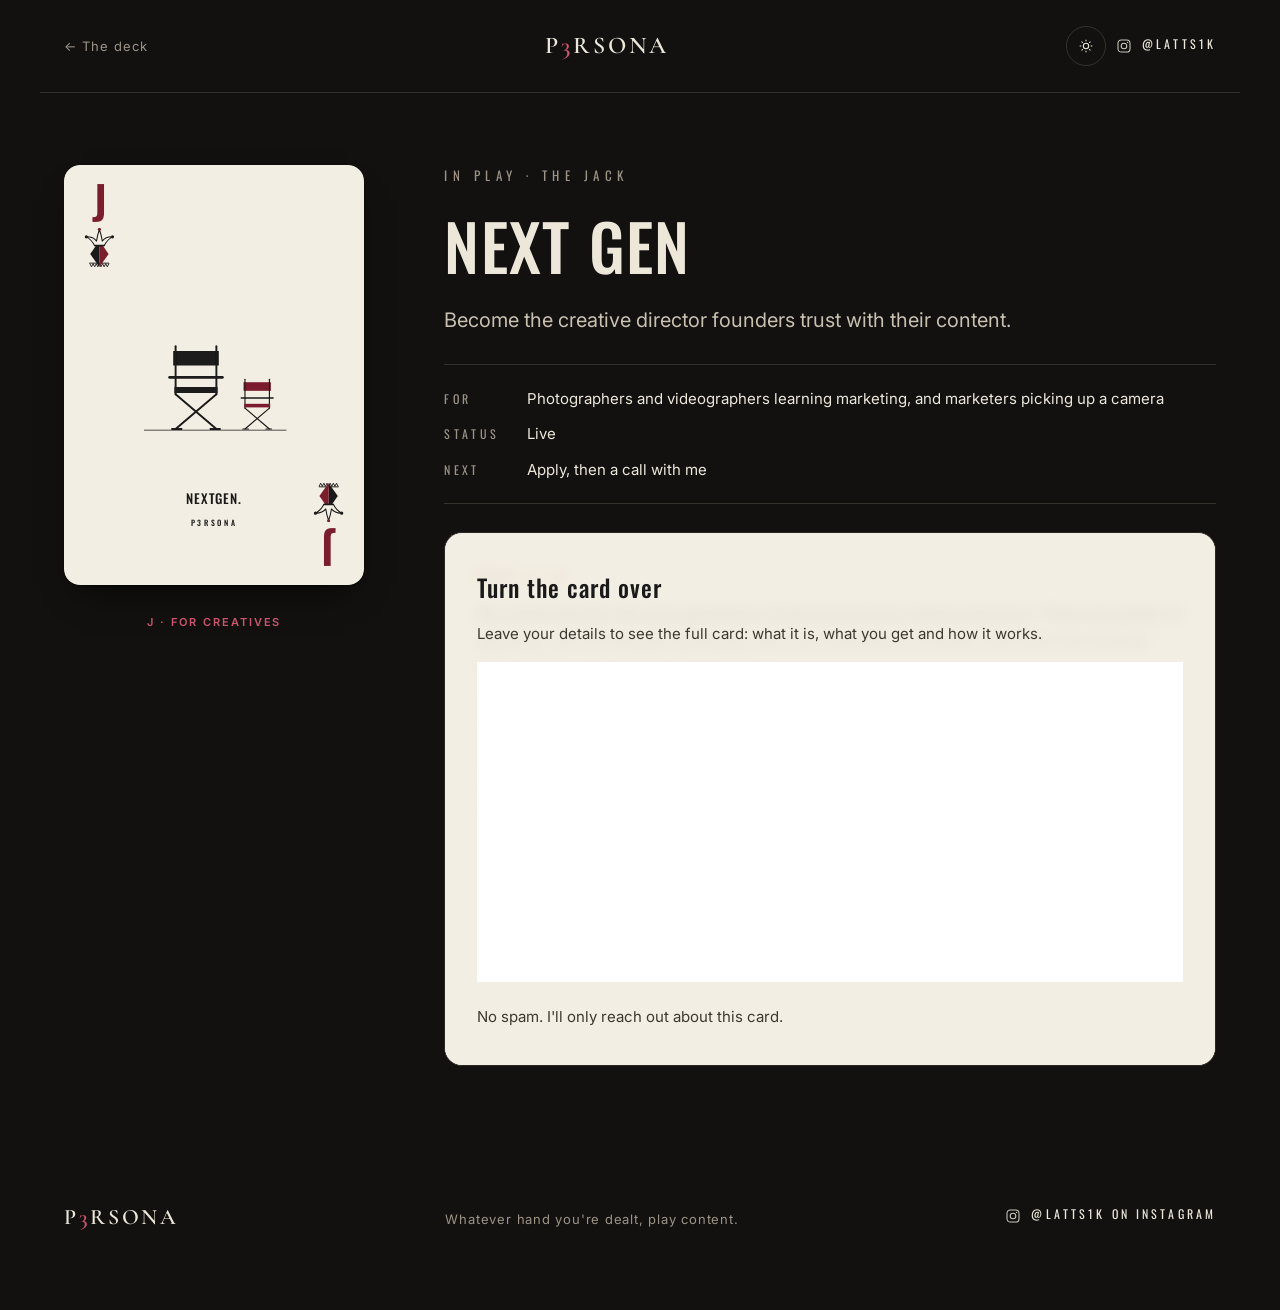
<file: card/next-gen/index.html>
<!doctype html>
<html lang="en-GB" data-theme="dark">
<head>
<meta charset="utf-8">
<meta name="viewport" content="width=device-width, initial-scale=1, viewport-fit=cover">
<title>Next Gen · P3RSONA</title>
<meta name="description" content="Become the creative director founders trust with their content. Live.">
<meta property="og:title" content="Next Gen · P3RSONA">
<meta property="og:description" content="Become the creative director founders trust with their content. Live.">
<meta property="og:type" content="website">
<meta property="og:image" content="https://p3rsona.co/assets/og.png?v=joker">
<meta property="og:image:width" content="1200">
<meta property="og:image:height" content="630">
<meta property="og:image:alt" content="The Joker card from the P3RSONA deck: play content.">
<meta name="twitter:image" content="https://p3rsona.co/assets/og.png?v=joker">
<meta name="twitter:card" content="summary_large_image">
<meta name="theme-color" content="#121110" id="tc">
<link rel="icon" href="/assets/favicon.svg" type="image/svg+xml">
<link rel="preconnect" href="https://fonts.googleapis.com">
<link rel="preconnect" href="https://fonts.gstatic.com" crossorigin>
<link rel="stylesheet" href="https://fonts.googleapis.com/css2?family=Cormorant+Garamond:wght@600&family=Oswald:wght@400;500&family=Inter:wght@400;500;600&display=swap">
<link rel="stylesheet" href="/assets/styles.css">
<script>try{if(!matchMedia('(prefers-reduced-motion: reduce)').matches)document.documentElement.classList.add('anim')}catch(e){}try{if(localStorage.getItem('p3_theme')==='light'){delete document.documentElement.dataset.theme;document.getElementById('tc').content='#EDE7DA'}}catch(e){}</script>
</head>
<body>
<header class="wrap bar"><a href="/">← The deck</a><a class="mark" href="/" aria-label="P3RSONA home">P<span class="b3">3</span>RSONA</a><div class="tools"><button class="theme" type="button" aria-label="Switch to dark mode" data-theme-toggle><svg class="moon" width="16" height="16" viewBox="0 0 24 24" fill="none" stroke="currentColor" stroke-width="1.6" aria-hidden="true"><path d="M20 14.5A8 8 0 1 1 9.5 4a6.5 6.5 0 0 0 10.5 10.5z"/></svg><svg class="sun" width="16" height="16" viewBox="0 0 24 24" fill="none" stroke="currentColor" stroke-width="1.6" aria-hidden="true"><circle cx="12" cy="12" r="4"/><path d="M12 2.5v2.5M12 19v2.5M2.5 12H5M19 12h2.5M5.3 5.3l1.8 1.8M16.9 16.9l1.8 1.8M5.3 18.7l1.8-1.8M16.9 7.1l1.8-1.8"/></svg></button><a class="ig" href="https://instagram.com/latts1k" rel="noopener" aria-label="@latts1k"><svg width="16" height="16" viewBox="0 0 24 24" fill="none" stroke="currentColor" stroke-width="1.6" aria-hidden="true"><rect x="3" y="3" width="18" height="18" rx="5"/><circle cx="12" cy="12" r="4.2"/><circle cx="17.4" cy="6.6" r="1" fill="currentColor" stroke="none"/></svg><span>@latts1k</span></a></div></header>
<main class="wrap page">
<div class="art rise"><div class="card"><img src="/assets/cards/j-next-gen.svg" width="340" height="476" alt="Next Gen playing card, the jack"></div><p class="small">J · FOR CREATIVES</p></div>
<div class="content rise d1">
<p class="eyebrow">In play · The Jack</p>
<h1>Next Gen</h1>
<p class="one">Become the creative director founders trust with their content.</p>
<dl class="facts"><dt>FOR</dt><dd>Photographers and videographers learning marketing, and marketers picking up a camera</dd><dt>STATUS</dt><dd>Live</dd><dt>NEXT</dt><dd>Apply, then a call with me</dd></dl>
<section class="wall" data-wall="next-gen" aria-labelledby="wall-h">
<div class="ghost" aria-hidden="true"><p class="h">WHAT IT IS</p><p>My mentorship for the next generation of personal brand creative directors. There are plenty of agencies, but not enough individuals who can understand a founder and build and execute around them. I&#x27;m training those people.</p><p class="h">WHAT YOU GET</p><p>Tools and education. The creative director role, properly. Production and editing. Strategy. Emotional intelligence and working with founders. Team leadership, systems and ops. Hiring talent.</p></div>
<div class="front">
<h2 id="wall-h">Turn the card over</h2>
<p>Leave your details to see the full card: what it is, what you get and how it works.</p>
<div class="tally-slot"></div>
<form novalidate>
<div class="fields">
<div class="field"><label for="f-name">Name</label><input id="f-name" name="name" type="text" autocomplete="name" required></div>
<div class="field"><label for="f-email">Email</label><input id="f-email" name="email" type="email" autocomplete="email" required></div>
<div class="field"><label for="f-ig">Instagram</label><input id="f-ig" name="instagram" type="text" placeholder="@"></div>
</div>
<p class="err" role="alert"></p>
<button class="btn dark" type="submit" style="align-self:flex-start">Unlock the card</button>
</form>
<p class="note">No spam. I'll only reach out about this card.</p>
</div>
</section>
<section class="details" data-details hidden><div><h2>What it is</h2><p>My mentorship for the next generation of personal brand creative directors. There are plenty of agencies, but not enough individuals who can understand a founder and build and execute around them. I&#x27;m training those people.</p></div><div><h2>What you get</h2><ul><li>Tools and education</li><li>The creative director role, properly</li><li>Production and editing</li><li>Strategy</li><li>Emotional intelligence and working with founders</li><li>Team leadership, systems and ops</li><li>Hiring talent</li></ul></div><div><h2>How it works</h2><ol><li><b>I</b>Apply below</li><li><b>II</b>We get on a call</li><li><b>III</b>If it&#x27;s a fit, I send your onboarding</li><li><b>IV</b>We start</li></ol></div><div><h2>For you if</h2><p>You&#x27;re good at one thing, camera or marketing, and you want to become the person a founder trusts with all of it.</p></div>
<div><h2>Questions</h2><div class="faq"><details><summary>How much does it cost?</summary><p>Pricing is being finalised. Apply and we&#x27;ll talk it through on the call.</p></details><details><summary>Do I need to be a videographer already?</summary><p>No. You can come from the camera side or the marketing side. Both roads lead to the same place.</p></details><details><summary>What happens after?</summary><p>The best creatives I train can get placed into founders&#x27; teams through P<span class="b3">3</span>RSONA Architect.</p></details></div></div>
<div class="cta"><div><p class="line">Take the next seat.</p><p class="sub">Takes a few minutes. If it&#x27;s a fit, you&#x27;ll book a call with me straight after.</p></div>
<a class="btn light" href="https://instagram.com/latts1k" rel="noopener" data-action="apply" data-card="next-gen">Apply for Next Gen</a></div></section>
</div>
</main>
<footer class="wrap foot">
<a class="mark" href="/" aria-label="P3RSONA home">P<span class="b3">3</span>RSONA</a>
<span>Whatever hand you&#x27;re dealt, play content.</span>
<a class="ig" href="https://instagram.com/latts1k" rel="noopener" aria-label="@latts1k on Instagram"><svg width="16" height="16" viewBox="0 0 24 24" fill="none" stroke="currentColor" stroke-width="1.6" aria-hidden="true"><rect x="3" y="3" width="18" height="18" rx="5"/><circle cx="12" cy="12" r="4.2"/><circle cx="17.4" cy="6.6" r="1" fill="currentColor" stroke="none"/></svg><span>@latts1k on Instagram</span></a>
</footer>
<script src="/assets/forms.js"></script>
<script src="/assets/app.js"></script>
</body>
</html>
</file>
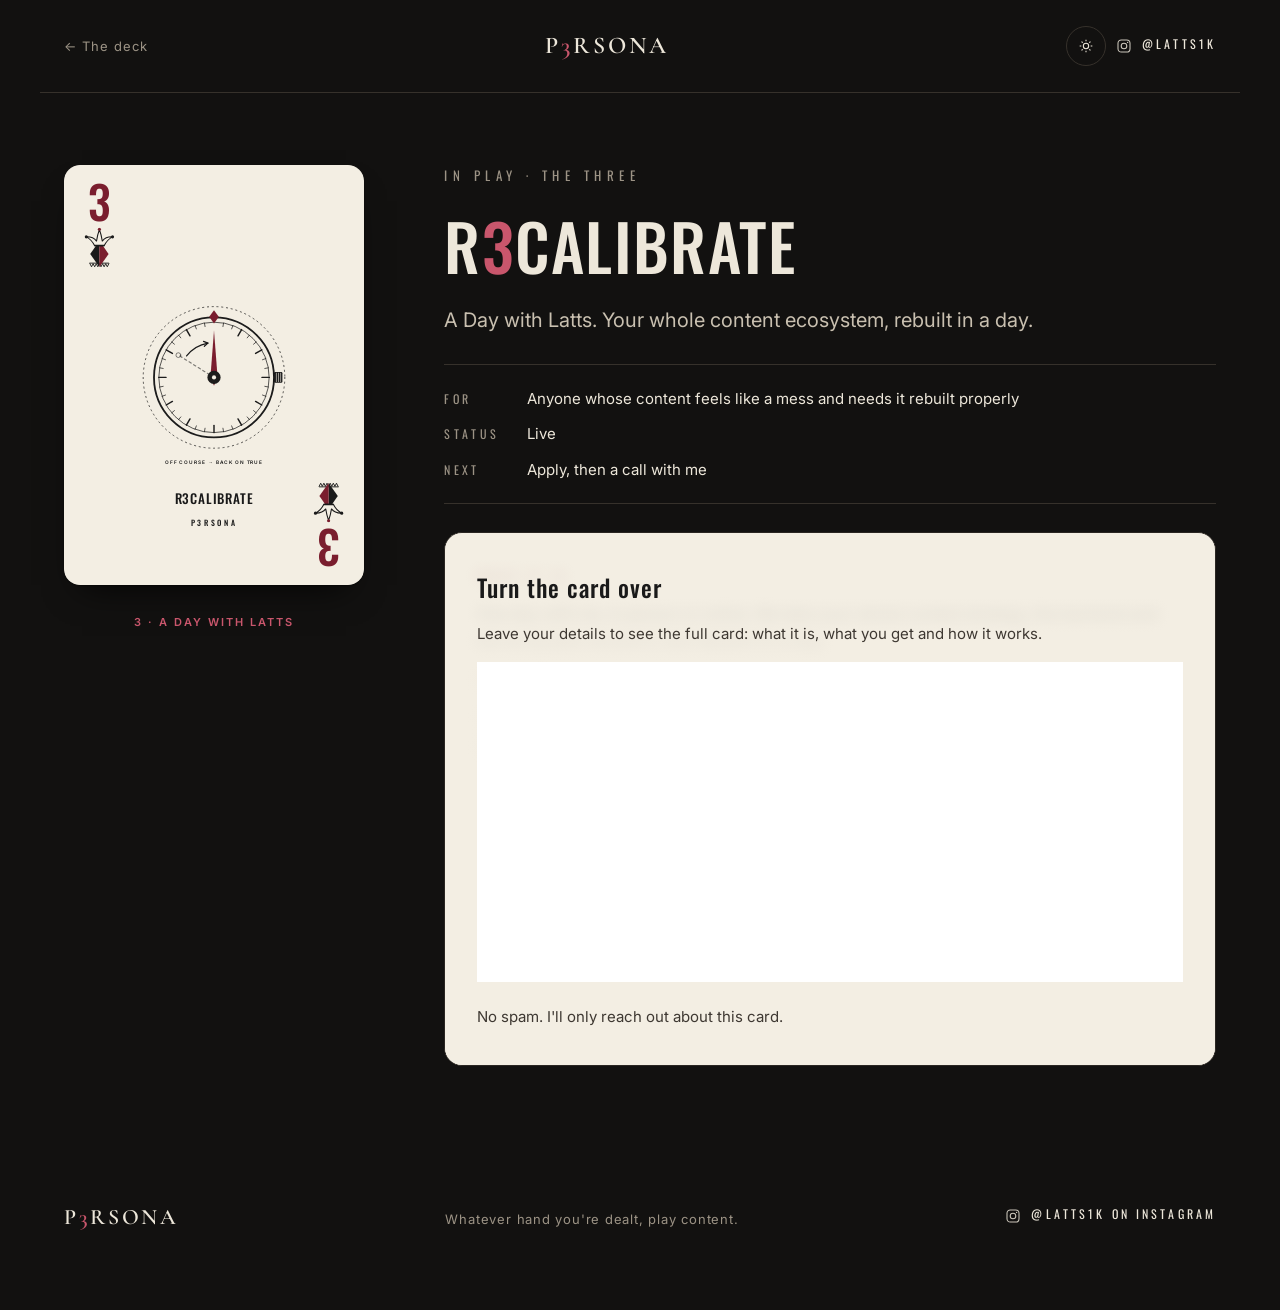
<file: card/r3calibrate/index.html>
<!doctype html>
<html lang="en-GB" data-theme="dark">
<head>
<meta charset="utf-8">
<meta name="viewport" content="width=device-width, initial-scale=1, viewport-fit=cover">
<title>R3CALIBRATE · P3RSONA</title>
<meta name="description" content="A Day with Latts. Your whole content ecosystem, rebuilt in a day. Live.">
<meta property="og:title" content="R3CALIBRATE · P3RSONA">
<meta property="og:description" content="A Day with Latts. Your whole content ecosystem, rebuilt in a day. Live.">
<meta property="og:type" content="website">
<meta property="og:image" content="https://p3rsona.co/assets/og.png?v=joker">
<meta property="og:image:width" content="1200">
<meta property="og:image:height" content="630">
<meta property="og:image:alt" content="The Joker card from the P3RSONA deck: play content.">
<meta name="twitter:image" content="https://p3rsona.co/assets/og.png?v=joker">
<meta name="twitter:card" content="summary_large_image">
<meta name="theme-color" content="#121110" id="tc">
<link rel="icon" href="/assets/favicon.svg" type="image/svg+xml">
<link rel="preconnect" href="https://fonts.googleapis.com">
<link rel="preconnect" href="https://fonts.gstatic.com" crossorigin>
<link rel="stylesheet" href="https://fonts.googleapis.com/css2?family=Cormorant+Garamond:wght@600&family=Oswald:wght@400;500&family=Inter:wght@400;500;600&display=swap">
<link rel="stylesheet" href="/assets/styles.css">
<script>try{if(!matchMedia('(prefers-reduced-motion: reduce)').matches)document.documentElement.classList.add('anim')}catch(e){}try{if(localStorage.getItem('p3_theme')==='light'){delete document.documentElement.dataset.theme;document.getElementById('tc').content='#EDE7DA'}}catch(e){}</script>
</head>
<body>
<header class="wrap bar"><a href="/">← The deck</a><a class="mark" href="/" aria-label="P3RSONA home">P<span class="b3">3</span>RSONA</a><div class="tools"><button class="theme" type="button" aria-label="Switch to dark mode" data-theme-toggle><svg class="moon" width="16" height="16" viewBox="0 0 24 24" fill="none" stroke="currentColor" stroke-width="1.6" aria-hidden="true"><path d="M20 14.5A8 8 0 1 1 9.5 4a6.5 6.5 0 0 0 10.5 10.5z"/></svg><svg class="sun" width="16" height="16" viewBox="0 0 24 24" fill="none" stroke="currentColor" stroke-width="1.6" aria-hidden="true"><circle cx="12" cy="12" r="4"/><path d="M12 2.5v2.5M12 19v2.5M2.5 12H5M19 12h2.5M5.3 5.3l1.8 1.8M16.9 16.9l1.8 1.8M5.3 18.7l1.8-1.8M16.9 7.1l1.8-1.8"/></svg></button><a class="ig" href="https://instagram.com/latts1k" rel="noopener" aria-label="@latts1k"><svg width="16" height="16" viewBox="0 0 24 24" fill="none" stroke="currentColor" stroke-width="1.6" aria-hidden="true"><rect x="3" y="3" width="18" height="18" rx="5"/><circle cx="12" cy="12" r="4.2"/><circle cx="17.4" cy="6.6" r="1" fill="currentColor" stroke="none"/></svg><span>@latts1k</span></a></div></header>
<main class="wrap page">
<div class="art rise"><div class="card"><img src="/assets/cards/3-r3calibrate.svg" width="340" height="476" alt="R3CALIBRATE playing card, the three"></div><p class="small">3 · A DAY WITH LATTS</p></div>
<div class="content rise d1">
<p class="eyebrow">In play · The Three</p>
<h1>R<span class="b3">3</span>CALIBRATE</h1>
<p class="one">A Day with Latts. Your whole content ecosystem, rebuilt in a day.</p>
<dl class="facts"><dt>FOR</dt><dd>Anyone whose content feels like a mess and needs it rebuilt properly</dd><dt>STATUS</dt><dd>Live</dd><dt>NEXT</dt><dd>Apply, then a call with me</dd></dl>
<section class="wall" data-wall="r3calibrate" aria-labelledby="wall-h">
<div class="ghost" aria-hidden="true"><p class="h">WHAT IT IS</p><p>One day with me, in person or online. We take your whole content strategy, the backend and the ecosystem around it, and rebuild it in a day.</p><p class="h">WHAT YOU GET</p><p>Your core transformation, the one thing your content sells. Your offer stack, laid out clearly. A daily roadmap, so you know exactly what to do next.</p></div>
<div class="front">
<h2 id="wall-h">Turn the card over</h2>
<p>Leave your details to see the full card: what it is, what you get and how it works.</p>
<div class="tally-slot"></div>
<form novalidate>
<div class="fields">
<div class="field"><label for="f-name">Name</label><input id="f-name" name="name" type="text" autocomplete="name" required></div>
<div class="field"><label for="f-email">Email</label><input id="f-email" name="email" type="email" autocomplete="email" required></div>
<div class="field"><label for="f-ig">Instagram</label><input id="f-ig" name="instagram" type="text" placeholder="@"></div>
</div>
<p class="err" role="alert"></p>
<button class="btn dark" type="submit" style="align-self:flex-start">Unlock the card</button>
</form>
<p class="note">No spam. I'll only reach out about this card.</p>
</div>
</section>
<section class="details" data-details hidden><div><h2>What it is</h2><p>One day with me, in person or online. We take your whole content strategy, the backend and the ecosystem around it, and rebuild it in a day.</p></div><div><h2>What you get</h2><ul><li>Your core transformation, the one thing your content sells</li><li>Your offer stack, laid out clearly</li><li>A daily roadmap, so you know exactly what to do next</li></ul></div><div><h2>How it works</h2><ol><li><b>I</b>Apply below</li><li><b>II</b>We get on a call</li><li><b>III</b>If it&#x27;s a fit, I send your onboarding and we book the day</li><li><b>IV</b>We rebuild it together</li></ol></div><div><h2>For you if</h2><p>You&#x27;re putting the work in but it&#x27;s not landing, and you want it fixed fast by someone who&#x27;s done every job in content.</p></div>
<div><h2>Questions</h2><div class="faq"><details><summary>How much does it cost?</summary><p>£1,500 for the day (about $2,000).</p></details><details><summary>In person or online?</summary><p>Either. London in person, or online from anywhere.</p></details><details><summary>What happens after the day?</summary><p>You leave with the roadmap. If you want me hands-on after that, my 1:1 or In-House are the next cards.</p></details></div></div>
<div class="cta"><div><p class="line">Recalibrate in a day.</p><p class="sub">Takes a few minutes. If it&#x27;s a fit, you&#x27;ll book a call with me straight after.</p></div>
<a class="btn light" href="https://instagram.com/latts1k" rel="noopener" data-action="apply" data-card="r3calibrate">Apply for R3CALIBRATE</a></div></section>
</div>
</main>
<footer class="wrap foot">
<a class="mark" href="/" aria-label="P3RSONA home">P<span class="b3">3</span>RSONA</a>
<span>Whatever hand you&#x27;re dealt, play content.</span>
<a class="ig" href="https://instagram.com/latts1k" rel="noopener" aria-label="@latts1k on Instagram"><svg width="16" height="16" viewBox="0 0 24 24" fill="none" stroke="currentColor" stroke-width="1.6" aria-hidden="true"><rect x="3" y="3" width="18" height="18" rx="5"/><circle cx="12" cy="12" r="4.2"/><circle cx="17.4" cy="6.6" r="1" fill="currentColor" stroke="none"/></svg><span>@latts1k on Instagram</span></a>
</footer>
<script src="/assets/forms.js"></script>
<script src="/assets/app.js"></script>
</body>
</html>
</file>
<file: assets/styles.css>
:root{
  --paper:#EDE7DA;--cream:#F3EEE3;--field:#F7F3EA;--ink:#1A1A1A;--body:#3E3832;--muted:#5E574D;--line:#CFC6B5;--accent:#7A1E2E;--on-ink:#D9D1C2;
  --logo3:#8E1B3A;--logo:'Cormorant Garamond',Georgia,'Times New Roman',serif;--panel:#1A1A1A;--on-panel:#F3EEE3;
  --display:'Oswald','Arial Narrow',Impact,sans-serif;--sans:'Inter','Helvetica Neue',Arial,sans-serif;
  --ease:cubic-bezier(.16,1,.3,1);
}
*{box-sizing:border-box}
html{-webkit-text-size-adjust:100%}
body{margin:0;background:var(--paper);color:var(--ink);font-family:var(--sans);font-size:16px;line-height:1.55;-webkit-font-smoothing:antialiased}
a{color:var(--ink)}
a:hover{color:var(--accent)}
img{max-width:100%;display:block}
[hidden]{display:none!important}
:focus-visible{outline:2px solid var(--ink);outline-offset:4px}
.b3{color:var(--accent)}
.wrap{max-width:1200px;margin:0 auto;padding-left:max(24px,env(safe-area-inset-left));padding-right:max(24px,env(safe-area-inset-right))}
.label{font-family:var(--display);font-weight:500;text-transform:uppercase;letter-spacing:.36em;font-size:15px;margin:0}
.small{font-size:11px;font-weight:600;letter-spacing:.18em;text-transform:uppercase}

/* header */
.bar{display:flex;justify-content:space-between;align-items:center;gap:16px;padding-top:24px;padding-bottom:24px;border-bottom:1px solid var(--line)}
.bar.end{justify-content:flex-end}
.bar a{text-decoration:none;font-size:13px;letter-spacing:.08em;color:var(--muted);min-height:44px;display:inline-flex;align-items:center}
.bar a:hover{color:var(--ink)}
/* logo: P3RSONA logo 2 */
.wordmark,.mark{font-family:var(--logo)!important;font-weight:600!important;letter-spacing:.12em!important;text-transform:uppercase;text-decoration:none;color:var(--ink)}
.wordmark .b3,.mark .b3{color:var(--logo3)}
.bar a.wordmark{font-size:clamp(24px,3.2vw,36px);line-height:1;padding-left:0;color:var(--ink);min-height:44px}
.bar a.wordmark:hover,.bar a.mark:hover,.foot a.mark:hover{color:var(--ink)}
.bar .mark{font-size:24px;line-height:1;color:var(--ink)}
.bar .tools{display:flex;align-items:center;gap:10px}
/* instagram link */
a.ig{display:inline-flex;align-items:center;gap:10px;min-height:44px;font-family:var(--display);font-weight:400;font-size:12px;letter-spacing:.26em;text-transform:uppercase;text-decoration:none;color:var(--ink)}
a.ig svg{flex:none;opacity:.85}
a.ig span{background:linear-gradient(currentColor,currentColor) 0 100%/0 1px no-repeat;padding-bottom:3px;transition:background-size 900ms var(--ease)}
a.ig:hover{color:var(--ink)}
a.ig:hover span{background-size:100% 1px}
.bar a.ig{font-size:12px;letter-spacing:.26em;color:var(--ink)}
/* theme toggle */
.theme{width:40px;height:40px;flex:none;display:inline-flex;align-items:center;justify-content:center;border:1px solid var(--line);border-radius:999px;background:transparent;color:var(--ink);cursor:pointer;transition:border-color 600ms var(--ease)}
.theme:hover{border-color:var(--ink)}
.theme .sun{display:none}
[data-theme=dark] .theme .sun{display:block}
[data-theme=dark] .theme .moon{display:none}
.diamond{color:var(--accent)}

/* hero */
.hero{max-width:860px;margin:0 auto;padding:120px 24px 96px;text-align:center;display:flex;flex-direction:column;align-items:center;gap:26px}
.wordmark{margin:0;font-family:var(--display);font-weight:500;font-size:clamp(30px,4.2vw,48px);line-height:1;letter-spacing:.4em;padding-left:.4em}
.eyebrow{margin:0;font-family:var(--display);font-size:13px;letter-spacing:.42em;color:var(--muted);text-transform:uppercase}
h1.anchor{margin:0;font-family:var(--display);font-weight:500;font-size:clamp(40px,6.4vw,84px);line-height:1.02;letter-spacing:.01em;text-transform:uppercase;text-wrap:balance}
.lede{margin:0;max-width:54ch;font-size:18px;line-height:1.65;color:var(--body)}
.steps{margin:10px 0 0;padding:0;list-style:none;display:flex;flex-wrap:wrap;justify-content:center;gap:10px 36px;font-size:13px;letter-spacing:.06em;color:var(--muted)}
.steps li{display:flex;gap:10px;align-items:baseline}
.steps b{font-family:var(--display);font-weight:500;font-size:14px;color:var(--accent)}

/* sections */
.section{padding-bottom:112px}
.sechead{display:flex;justify-content:space-between;align-items:baseline;gap:16px;flex-wrap:wrap;padding-bottom:18px;border-bottom:1px solid var(--ink);margin-bottom:56px}
.sechead p{margin:0;font-size:13px;letter-spacing:.06em;color:var(--muted)}
.deck{display:flex;flex-wrap:wrap;justify-content:center;gap:64px 28px}
.item{width:260px;max-width:100%;display:flex;flex-direction:column;align-items:center;gap:22px;text-decoration:none;color:var(--ink)}
.item:hover{color:var(--ink)}
.item .card{width:240px;aspect-ratio:5/7;border-radius:11.5px;box-shadow:0 14px 26px -20px rgba(26,26,26,.45),0 1px 2px rgba(26,26,26,.06);transition:transform 1400ms var(--ease),box-shadow 1400ms var(--ease)}
.item .card img{width:100%;height:100%}
.item:hover .card,.item:focus-visible .card{transform:translateY(-10px);box-shadow:0 34px 50px -30px rgba(26,26,26,.5),0 2px 4px rgba(26,26,26,.06)}
.item:focus-visible{outline:none}
.item:focus-visible .card{outline:2px solid var(--ink);outline-offset:6px}
.meta{width:100%;display:flex;flex-direction:column;gap:8px;text-align:center}
.meta .name{font-family:var(--display);font-weight:500;font-size:18px;letter-spacing:.08em;text-transform:uppercase}
.meta .one{font-size:15px;line-height:1.5;color:var(--body)}
.meta .more{margin-top:4px;color:var(--ink);transition:letter-spacing 1400ms var(--ease)}
.meta .more.hot{color:var(--accent)}
.meta .more.soft{color:var(--muted)}
.item:hover .more{letter-spacing:.24em}

/* club */
.club{display:flex;flex-wrap:wrap;justify-content:center;align-items:center;gap:40px 72px}
.club .card{width:240px;aspect-ratio:5/7;flex:none;border-radius:11.5px;box-shadow:0 22px 36px -24px rgba(26,26,26,.7);pointer-events:none}
.club .text{display:flex;flex-direction:column;gap:14px;max-width:40ch}
.club h3{margin:0;font-family:var(--display);font-weight:500;font-size:28px;letter-spacing:.08em}
.club p{margin:0;font-size:16px;line-height:1.65;color:var(--body)}

/* catch-all */
.unsure{border-top:1px solid var(--line);border-bottom:1px solid var(--line);padding:44px 0;display:flex;flex-wrap:wrap;justify-content:center;align-items:baseline;gap:12px 24px;text-align:center}
.unsure p{margin:0}
.unsure .q{font-family:var(--display);font-weight:500;font-size:22px;letter-spacing:.04em}
.unsure a{font-weight:600;text-underline-offset:4px}

/* footer */
.foot{display:flex;flex-wrap:wrap;gap:16px 48px;align-items:baseline;justify-content:space-between;padding-top:8px;padding-bottom:72px;font-size:13px;letter-spacing:.06em;color:var(--muted)}
.foot .mark{font-size:22px;line-height:1;color:var(--ink)}

/* card page */
.page{padding-top:72px;padding-bottom:120px;display:flex;flex-wrap:wrap;gap:56px 80px;align-items:flex-start}
.page .art{flex:1 1 300px;max-width:360px;display:flex;flex-direction:column;gap:18px;align-items:center;position:sticky;top:24px}
.page .art .card img{width:100%;height:auto}
.page .art .card{width:100%;max-width:340px;border-radius:16px;overflow:hidden;box-shadow:0 30px 50px -34px rgba(26,26,26,.6),0 1px 2px rgba(26,26,26,.06)}
.page .art .small{color:var(--accent)}
.page .content{flex:999 1 480px;min-width:0;display:flex;flex-direction:column;gap:28px}
.page h1{margin:0;font-family:var(--display);font-weight:500;font-size:clamp(38px,5vw,64px);line-height:1;letter-spacing:.02em;text-transform:uppercase}
.page .one{margin:0;font-size:20px;line-height:1.55;color:var(--body);max-width:46ch}
.facts{margin:0;display:grid;grid-template-columns:auto minmax(0,1fr);gap:12px 28px;padding:22px 0;border-top:1px solid var(--line);border-bottom:1px solid var(--line)}
.facts dt{font-family:var(--display);font-size:12px;letter-spacing:.28em;color:var(--muted);padding-top:3px}
.facts dd{margin:0;font-size:15px;line-height:1.55}
.details{display:flex;flex-direction:column;gap:36px}
.details h2{text-transform:uppercase;font-family:var(--display);font-weight:500;font-size:13px;letter-spacing:.32em;color:var(--accent);margin:0 0 12px}
.details p{margin:0;font-size:16px;line-height:1.7;color:var(--body);max-width:62ch}
.details ul,.details ol{margin:0;padding:0;list-style:none;display:flex;flex-direction:column;gap:10px;font-size:16px;line-height:1.55}
.details ul li{display:flex;gap:14px;align-items:baseline}
.details ul li::before{content:"";flex:none;width:7px;height:7px;background:var(--accent);transform:rotate(45deg) translateY(-2px)}
.details ol li{display:flex;gap:14px;align-items:baseline}
.details ol b{font-family:var(--display);font-weight:500;color:var(--accent);min-width:22px}
.faq{border-bottom:1px solid var(--line)}
.faq details{border-top:1px solid var(--line);padding:18px 0}
.faq summary{cursor:pointer;font-size:16px;font-weight:600;list-style:none;display:flex;justify-content:space-between;gap:16px;min-height:28px}
.faq summary::-webkit-details-marker{display:none}
.faq summary::after{content:"+";font-family:var(--display);font-weight:400;font-size:22px;line-height:1;color:var(--accent);transition:transform 600ms var(--ease)}
.faq details[open] summary::after{transform:rotate(45deg)}
.faq details p{margin:12px 0 0;font-size:15px}
.cta{background:var(--panel);color:var(--on-panel);border-radius:16px;padding:32px;display:flex;flex-wrap:wrap;gap:20px 32px;align-items:center;justify-content:space-between}
.cta div{display:flex;flex-direction:column;gap:8px;max-width:40ch}
.cta .line{margin:0;font-family:var(--display);font-weight:500;font-size:22px;letter-spacing:.04em}
.cta .sub{margin:0;font-size:15px;line-height:1.6;color:var(--on-ink)}
.btn{display:inline-flex;align-items:center;justify-content:center;min-height:52px;padding:0 28px;border-radius:999px;border:0;font:600 15px var(--sans);letter-spacing:.04em;text-decoration:none;cursor:pointer}
.btn.light{background:var(--cream);color:var(--ink)}
.btn.light:hover{background:#fff;color:var(--ink)}
.btn.dark{background:var(--ink);color:var(--cream)}
.btn.dark:hover{background:#000;color:var(--cream)}

/* unlock wall */
.wall{display:grid;border:1px solid var(--line);border-radius:18px;overflow:hidden;background:var(--cream)}
.wall>*{grid-area:1/1}
.wall .ghost{padding:32px;display:flex;flex-direction:column;gap:14px;filter:blur(7px);opacity:.45;user-select:none;pointer-events:none}
.wall .ghost p{margin:0;font-size:16px;line-height:1.7}
.wall .ghost .h{font-family:var(--display);font-size:13px;letter-spacing:.32em;color:var(--accent)}
.wall .front{position:relative;padding:36px 32px;display:flex;flex-direction:column;gap:16px;background:linear-gradient(180deg,rgba(243,238,227,.55),rgba(243,238,227,.94) 30%)}
.wall .front h2{margin:0;font-family:var(--display);font-weight:500;font-size:24px;letter-spacing:.04em}
.wall .front>p{margin:0;font-size:15px;line-height:1.6;color:var(--body)}
.fields{display:flex;flex-wrap:wrap;gap:14px}
.field{display:flex;flex-direction:column;gap:6px;flex:1 1 220px;min-width:0}
.field label{font-size:12px;letter-spacing:.08em;color:var(--muted)}
.field input,.field select{font:15px var(--sans);color:var(--ink);background:var(--field);border:1px solid var(--line);border-radius:10px;padding:12px 14px;min-height:46px;width:100%}
.field input:focus,.field select:focus{outline:none;border-color:var(--ink)}
.wall .note{margin:0;font-size:12px;color:var(--muted)}
.wall .err{margin:0;font-size:13px;color:var(--accent);min-height:1em}
.tally-slot iframe{width:100%;border:0}

/* motion */
.rise{animation:rise 1800ms var(--ease) both}
.d1{animation-delay:150ms}.d2{animation-delay:300ms}.d3{animation-delay:450ms}.d4{animation-delay:600ms}
@keyframes rise{from{opacity:0;transform:translateY(10px)}to{opacity:1;transform:none}}
/* opening: header line draws, wordmark and hero fade in, anchor rises word by word */
.bar.intro{position:relative}
html.anim .bar.intro{border-bottom-color:transparent}
html.anim .bar.intro::after{content:"";position:absolute;left:max(24px,env(safe-area-inset-left));right:max(24px,env(safe-area-inset-right));bottom:-1px;height:1px;background:var(--line);transform-origin:left;animation:draw 1800ms var(--ease) 200ms both}
html.anim .bar.intro>*{animation:fadein 1600ms var(--ease) both}
html.anim .bar.intro>*:last-child{animation-delay:500ms}
html.anim .fade{animation:rise 1600ms var(--ease) var(--d,0ms) both}
html.anim .anchor .w{display:inline-block;animation:word 1400ms var(--ease) calc(1300ms + var(--i) * 110ms) both}
@keyframes draw{from{transform:scaleX(0)}to{transform:scaleX(1)}}
@keyframes fadein{from{opacity:0}to{opacity:1}}
@keyframes word{from{opacity:0;transform:translateY(.45em)}to{opacity:1;transform:none}}

/* cards laid on the table one at a time as each section comes into view */
html.anim .place{opacity:0;transform:translate(-14px,-38px) rotate(-3.5deg)}
html.anim .place:nth-child(even){transform:translate(14px,-38px) rotate(3deg)}
html.anim .place.in{opacity:1;transform:none;transition:opacity 1100ms ease var(--d,0ms),transform 1700ms cubic-bezier(.22,1.12,.36,1) var(--d,0ms)}
html.anim .place .meta,html.anim .club.place .text{opacity:0}
html.anim .place.in .meta,html.anim .club.place.in .text{opacity:1;transition:opacity 1200ms ease calc(var(--d,0ms) + 700ms)}

@media (prefers-reduced-motion:reduce){*{animation:none!important;transition:none!important}.item:hover .card{transform:none}}

/* held-back card: greyed out, not clickable */
.item.held{cursor:default}
.item.held .card{filter:grayscale(1);opacity:.42;box-shadow:none}
.item.held:hover .card{transform:none;box-shadow:none}
.item.held .meta{opacity:.6}
.item.held:hover .more{letter-spacing:.18em}

/* dark: a black table, cards and forms stay cream like printed stock */
html{transition:background-color 700ms var(--ease)}
body{transition:background-color 700ms var(--ease),color 700ms var(--ease)}
:root[data-theme=dark]{--paper:#121110;--ink:#EDE7DA;--body:#C9C0B0;--muted:#9C9385;--line:#36312B;--accent:#C9566C;--logo3:#C9566C;--panel:#F3EEE3;--on-panel:#1A1A1A;--on-ink:#3E3832;color-scheme:dark}
[data-theme=dark] .cta .sub{color:#3E3832}
[data-theme=dark] .cta .btn.light{background:#1A1A1A;color:#F3EEE3}
[data-theme=dark] .cta .btn.light:hover{background:#000;color:#F3EEE3}
[data-theme=dark] .wall{--ink:#1A1A1A;--body:#3E3832;--muted:#5E574D;--line:#CFC6B5;--accent:#7A1E2E;color:var(--ink);border-color:#2A2622}
[data-theme=dark] .item .card,[data-theme=dark] .page .art .card,[data-theme=dark] .club .card{box-shadow:0 18px 34px -18px rgba(0,0,0,.9),0 1px 2px rgba(0,0,0,.4)}
[data-theme=dark] .item:hover .card{box-shadow:0 40px 60px -28px rgba(0,0,0,.95),0 2px 4px rgba(0,0,0,.4)}

@media (max-width:600px){
  .bar a.ig span{display:none}
  .bar a.ig{width:40px;justify-content:center;border:1px solid var(--line);border-radius:999px;min-height:40px}
  .deck{gap:44px 14px}
  .item{width:calc(50% - 7px);gap:14px}
  .item .card{width:100%;border-radius:8px}
  .meta{gap:6px}
  .meta .name{font-size:14px;letter-spacing:.05em}
  .meta .one{font-size:13px;line-height:1.45}
  .meta .more{font-size:9.5px;letter-spacing:.12em}
  .item:hover .more{letter-spacing:.12em}
}
@media (max-width:820px){
  .hero{padding-top:72px;padding-bottom:72px}
  .page{padding-top:40px}
  .page .art{position:static;max-width:300px;margin:0 auto}
  .cta{padding:24px}
}
</file>
